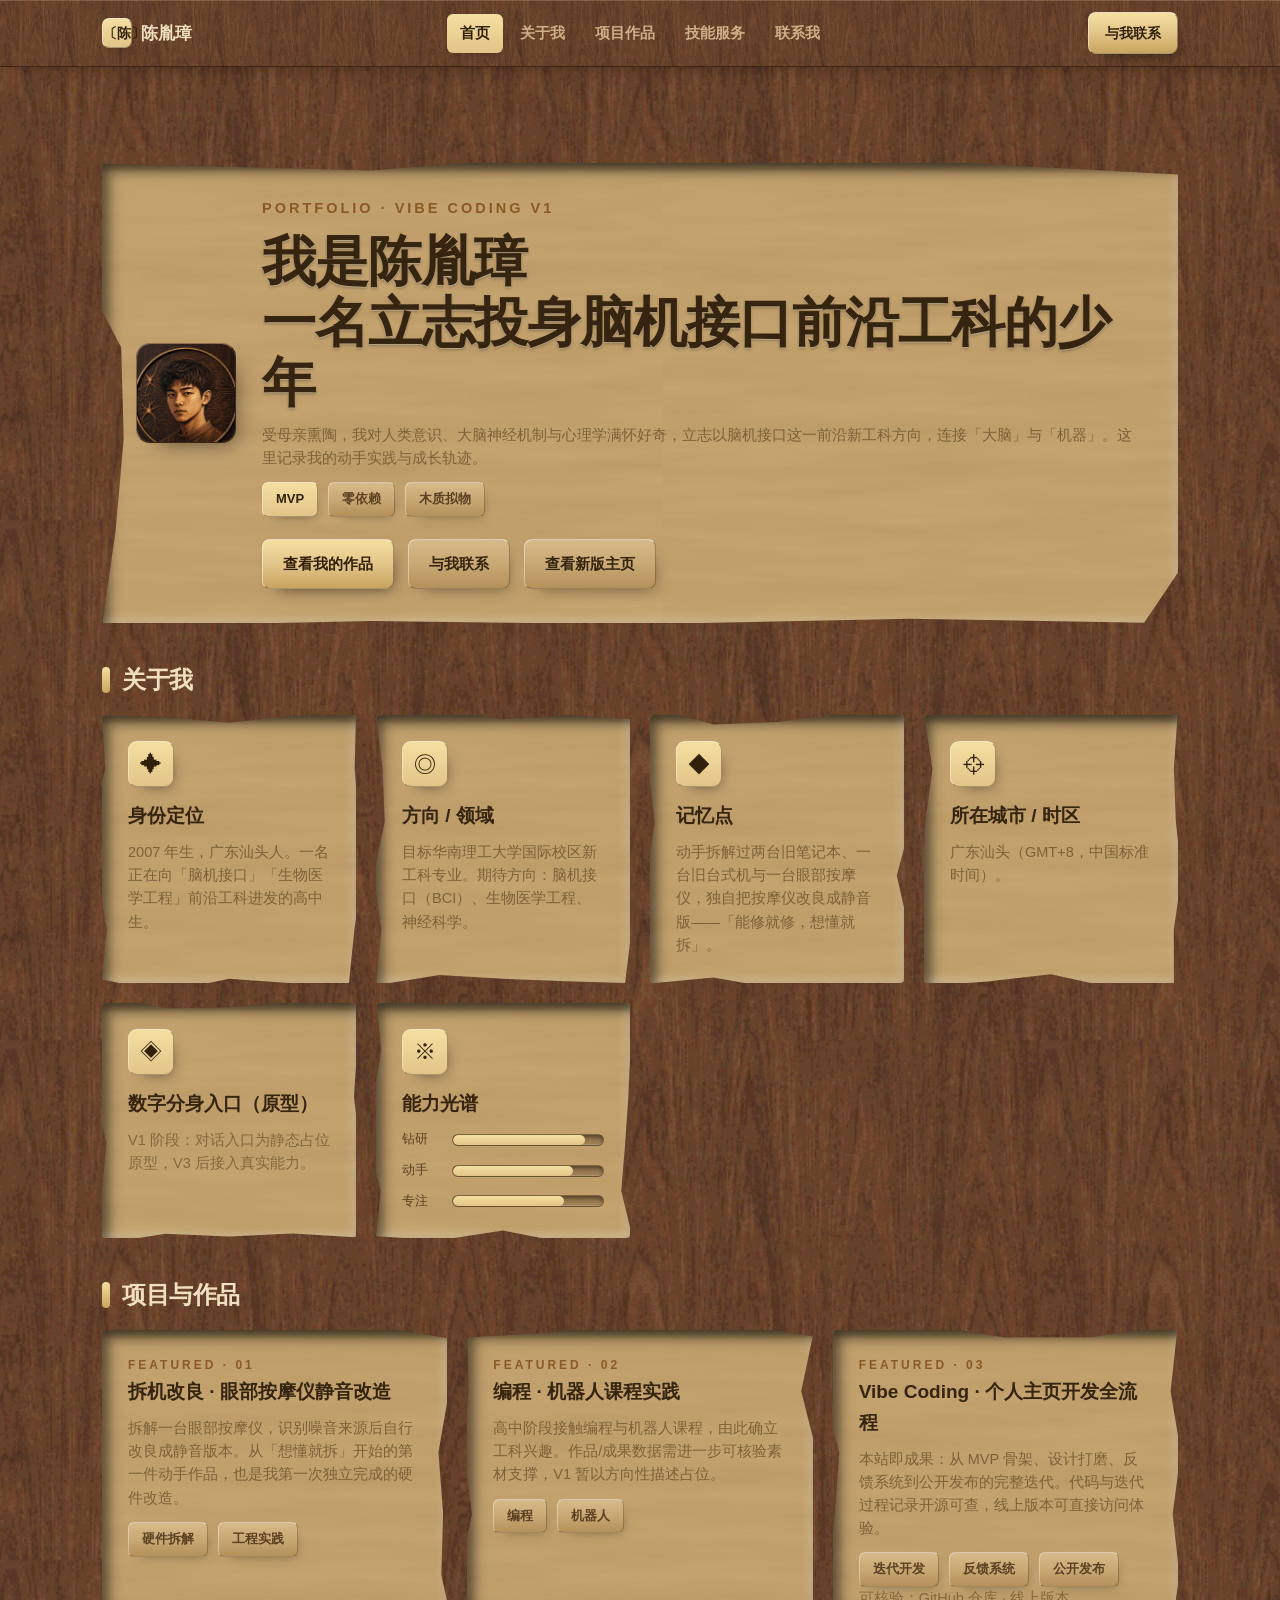
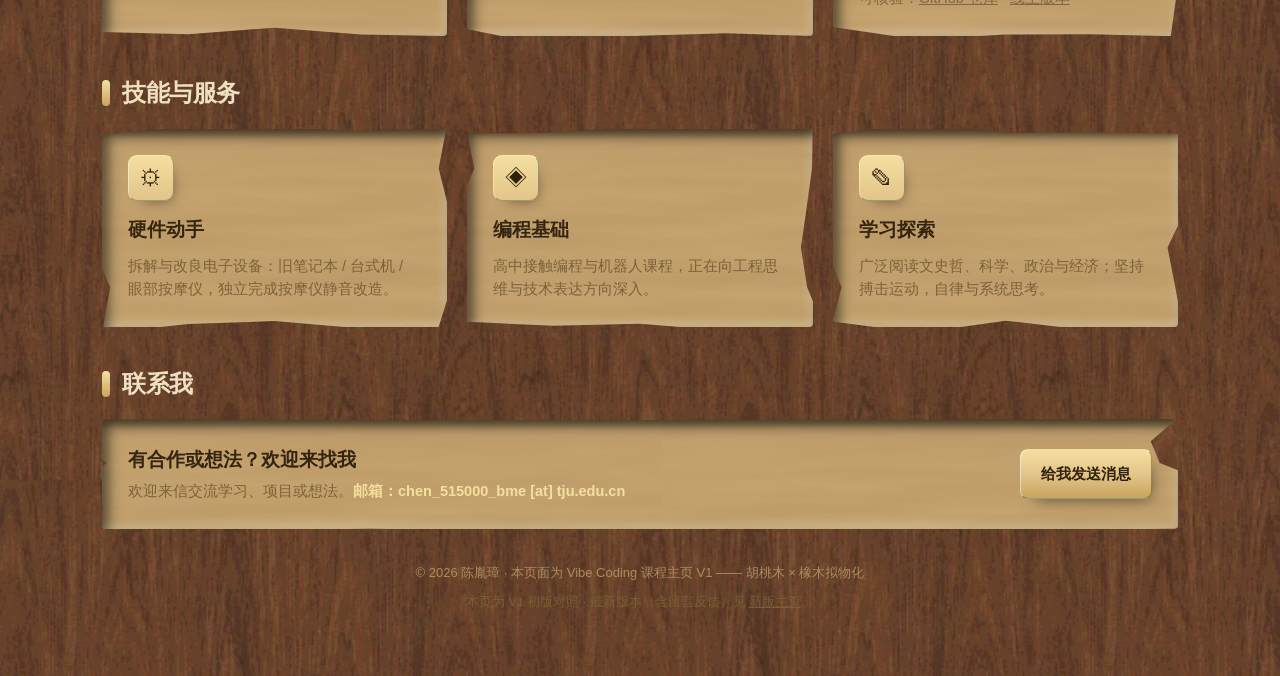
<file: index.html>
<!DOCTYPE html>
<html lang="zh-CN" data-theme="deep">
<head>
<meta charset="UTF-8" />
<meta name="viewport" content="width=device-width, initial-scale=1.0" />
<meta name="description" content="陈胤璋的个人主页 —— 一名立志投身脑机接口前沿工科的青年。展示真实的动手实践、经历与技能，欢迎联系。Vibe Coding 课程主页 V1。" />
<meta name="author" content="陈胤璋" />
<title>陈胤璋 · 个人主页 V1</title>
<link rel="stylesheet" href="css/styles.css" />
</head>
<body>
<!-- 顶部导航：胡桃木、吸顶 -->
<nav class="topnav" aria-label="主导航">
  <div class="nav-inner">
    <a class="brand" href="#hero"><span class="brand-mark">〔陈〕</span><span class="brand-name">陈胤璋</span></a>
    <button class="nav-toggle" aria-label="打开菜单" aria-expanded="false" aria-controls="navMenu">☰</button>
    <ul id="navMenu" class="nav-menu">
      <li><a href="#hero">首页</a></li>
      <li><a href="#about">关于我</a></li>
      <li><a href="#projects">项目作品</a></li>
      <li><a href="#skills">技能服务</a></li>
      <li><a href="#contact">联系我</a></li>
    </ul>
    <a class="btn btn-nav" href="#contact">与我联系</a>
  </div>
</nav>

<main class="wrap">

  <!-- HERO 首屏 -->
  <section id="hero" class="hero card">
    <div class="avatar"><img src="assets/img/avatar-a.jpg" alt="陈胤璋的木刻浮雕风格插画头像" width="100" height="100" decoding="async" /></div>
    <div class="hero-body">
      <p class="kicker">PORTFOLIO · VIBE CODING V1</p>
      <h1 class="hero-line">我是陈胤璋<br/>一名立志投身脑机接口前沿工科的少年</h1>
      <p class="hero-meta">受母亲熏陶，我对人类意识、大脑神经机制与心理学满怀好奇，立志以脑机接口这一前沿新工科方向，连接「大脑」与「机器」。这里记录我的动手实践与成长轨迹。</p>
      <div class="chips">
        <span class="chip gold">MVP</span>
        <span class="chip">零依赖</span>
        <span class="chip">木质拟物</span>
      </div>
      <div class="hero-cta">
        <a class="btn" href="#projects">查看我的作品</a>
        <a class="btn ghost" href="#contact">与我联系</a>
        <a class="btn ghost" href="v2-preview.html">查看新版主页</a>
      </div>
    </div>
  </section>

  <!-- 关于我 -->
  <div class="section-title"><span class="bar"></span><h2>关于我</h2></div>
  <section id="about" aria-label="关于我" class="grid g-3">
    <article class="card"><div class="ic">✦</div><h3>身份定位</h3><p>2007 年生，广东汕头人。一名正在向「脑机接口」「生物医学工程」前沿工科进发的高中生。</p></article>
    <article class="card"><div class="ic">◎</div><h3>方向 / 领域</h3><p>目标华南理工大学国际校区新工科专业。期待方向：脑机接口（BCI）、生物医学工程、神经科学。</p></article>
    <article class="card"><div class="ic">◆</div><h3>记忆点</h3><p>动手拆解过两台旧笔记本、一台旧台式机与一台眼部按摩仪，独自把按摩仪改良成静音版——「能修就修，想懂就拆」。</p></article>
    <article class="card"><div class="ic">⌖</div><h3>所在城市 / 时区</h3><p>广东汕头（GMT+8，中国标准时间）。</p></article>
    <article class="card"><div class="ic">◈</div><h3>数字分身入口（原型）</h3><p class="scratch">V1 阶段：对话入口为静态占位原型，V3 后接入真实能力。</p></article>
    <article class="card"><div class="ic">※</div><h3>能力光谱</h3>
      <div class="meter-row"><span class="meter-label">钻研</span><div class="meter"><span style="width:88%"></span></div></div>
      <div class="meter-row"><span class="meter-label">动手</span><div class="meter"><span style="width:80%"></span></div></div>
      <div class="meter-row"><span class="meter-label">专注</span><div class="meter"><span style="width:74%"></span></div></div>
    </article>
  </section>

  <!-- 项目与作品 -->
  <div class="section-title"><span class="bar"></span><h2>项目与作品</h2></div>
  <section id="projects" aria-label="项目与作品" class="grid g-2">
    <article class="card">
      <div class="kicker">FEATURED · 01</div>
      <h3>拆机改良 · 眼部按摩仪静音改造</h3>
      <p>拆解一台眼部按摩仪，识别噪音来源后自行改良成静音版本。从「想懂就拆」开始的第一件动手作品，也是我第一次独立完成的硬件改造。</p>
      <div class="chips"><span class="chip">硬件拆解</span><span class="chip">工程实践</span></div>
    </article>
    <article class="card">
      <div class="kicker">FEATURED · 02</div>
      <h3>编程 · 机器人课程实践</h3>
      <p>高中阶段接触编程与机器人课程，由此确立工科兴趣。作品/成果数据需进一步可核验素材支撑，V1 暂以方向性描述占位。</p>
      <div class="chips"><span class="chip">编程</span><span class="chip">机器人</span></div>
    </article>
    <article class="card">
      <div class="kicker">FEATURED · 03</div>
      <h3>Vibe Coding · 个人主页开发全流程</h3>
      <p>本站即成果：从 MVP 骨架、设计打磨、反馈系统到公开发布的完整迭代。代码与迭代过程记录开源可查，线上版本可直接访问体验。</p>
      <div class="chips"><span class="chip">迭代开发</span><span class="chip">反馈系统</span><span class="chip">公开发布</span></div>
      <p class="scratch">可核验：<a href="https://github.com/dxhangsh/personal-homepage" style="color:inherit">GitHub 仓库</a> · <a href="https://dxhangsh.github.io/personal-homepage/" style="color:inherit">线上版本</a></p>
    </article>
  </section>

  <!-- 技能与服务 -->
  <div class="section-title"><span class="bar"></span><h2>技能与服务</h2></div>
  <section id="skills" aria-label="技能与服务" class="grid g-3">
    <article class="card"><div class="ic">⚙</div><h3>硬件动手</h3><p>拆解与改良电子设备：旧笔记本 / 台式机 / 眼部按摩仪，独立完成按摩仪静音改造。</p></article>
    <article class="card"><div class="ic">◈</div><h3>编程基础</h3><p>高中接触编程与机器人课程，正在向工程思维与技术表达方向深入。</p></article>
    <article class="card"><div class="ic">✎</div><h3>学习探索</h3><p>广泛阅读文史哲、科学、政治与经济；坚持搏击运动，自律与系统思考。</p></article>
  </section>

  <!-- 联系我 -->
  <div class="section-title"><span class="bar"></span><h2>联系我</h2></div>
  <section id="contact" aria-label="联系我" class="card contact-card">
    <div class="contact-info">
      <h3 style="margin:0 0 4px">有合作或想法？欢迎来找我</h3>
      <p>欢迎来信交流学习、项目或想法。<span id="mailShow" class="mail-addr">载入中…</span></p>
      <noscript><p class="scratch">启用 JavaScript 以显示联系邮箱。</p></noscript>
    </div>
    <a class="btn" id="mailBtn" href="#contact" rel="nofollow">给我发送消息</a>
  </section>

  <footer>
    <p>© 2026 陈胤璋 · 本页面为 Vibe Coding 课程主页 V1 —— 胡桃木 × 橡木拟物化</p>
    <p class="scratch">本页为 V1 初版对照 · 最新版本（含留言反馈）见 <a href="v2-preview.html" style="color:inherit">新版主页</a>。</p>
  </footer>

</main>

<!-- 返回顶部 -->
<button class="totop" id="toTop" aria-label="返回顶部">↑</button>

<script src="js/main.js"></script>
</body>
</html>
</file>
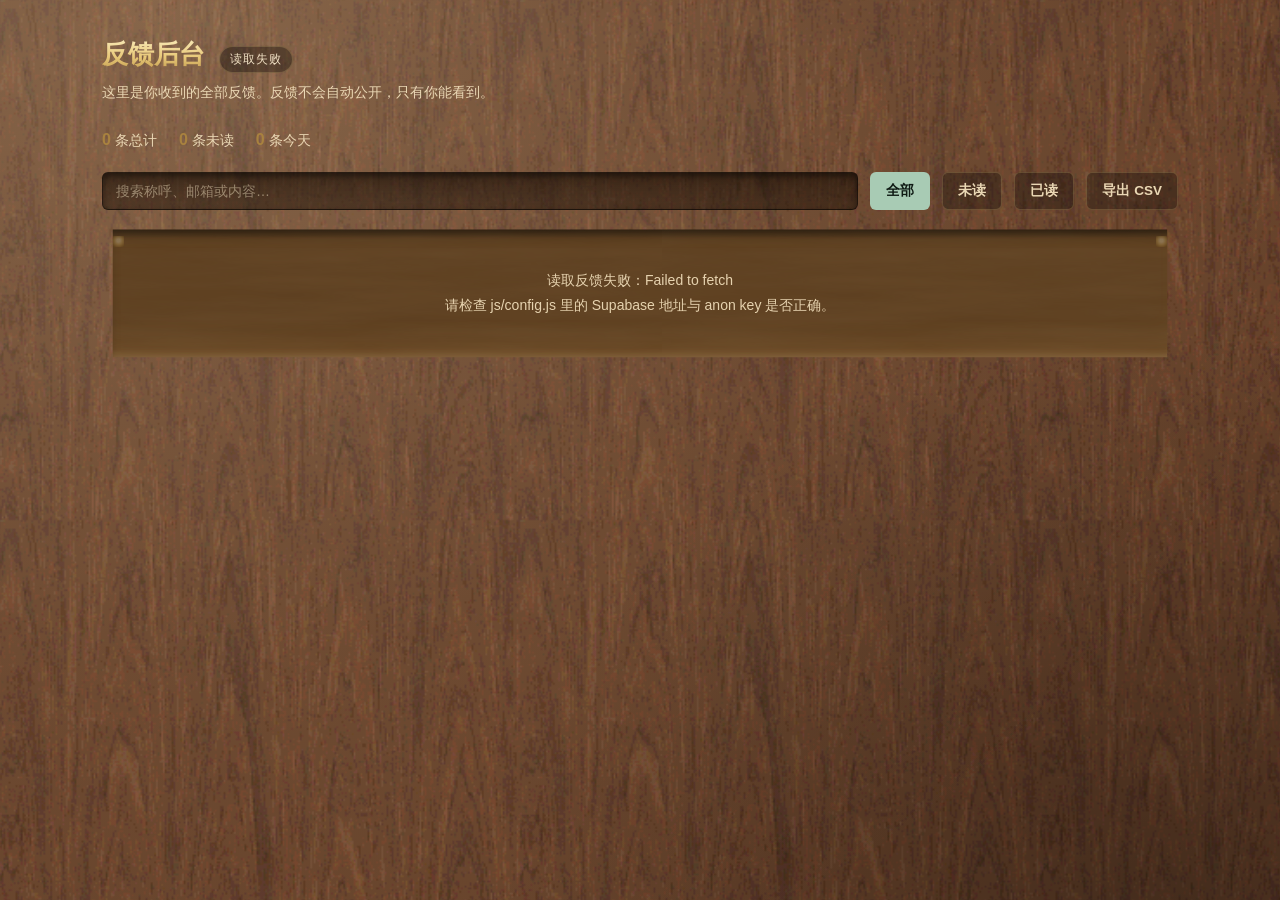
<file: admin.html>
<!DOCTYPE html>
<html lang="zh-CN">
<head>
<meta charset="UTF-8" />
<meta name="viewport" content="width=device-width, initial-scale=1.0" />
<meta name="robots" content="noindex, nofollow" />
<link rel="icon" href="favicon.ico" sizes="any" />
<link rel="icon" type="image/png" href="assets/favicon.png" sizes="64x64" />
<link rel="apple-touch-icon" href="assets/apple-touch-icon.png" />
<title>反馈后台 · 陈胤璋</title>
<link rel="stylesheet" href="css/styles.css" />
<link rel="stylesheet" href="css/styles-v2.css?v=10" />
<link rel="stylesheet" href="css/styles-v3.css?v=7" />
<style>
/* 后台为「工作台」定位：不做洞窟光效，信息密度优先，但沿用同一材质语言 */
.admin-wrap{max-width:1120px;margin:0 auto;padding:34px 22px 60px}
.admin-head{display:flex;align-items:baseline;gap:14px;flex-wrap:wrap;margin-bottom:6px}
.admin-head h1{margin:0;font-size:26px;letter-spacing:-.2px;
  background-image:linear-gradient(180deg,#fdf2c8,#e8c878 55%,#b58c40);
  -webkit-background-clip:text;background-clip:text;-webkit-text-fill-color:transparent;}
.mode-tag{font-size:12px;padding:3px 10px;border-radius:999px;letter-spacing:.08em;
  background:rgba(0,0,0,.34);color:var(--ink-dim);border:1px solid rgba(240,206,132,.22)}
.mode-tag.cloud{color:#0f1a14;background:var(--patina);border-color:transparent}
.admin-sub{margin:0 0 22px;font-size:13.5px;color:var(--ink-sub);line-height:1.7}

.admin-bar{display:flex;gap:12px;align-items:center;flex-wrap:wrap;margin-bottom:18px}
.admin-bar input[type=search]{
  flex:1 1 220px;min-width:0;padding:10px 13px;border-radius:6px;font-family:inherit;font-size:14px;
  color:var(--card-ink);background:linear-gradient(180deg,rgba(20,10,2,.6),rgba(20,10,2,.42));
  border:1px solid rgba(0,0,0,.5);box-shadow:inset 0 3px 7px rgba(0,0,0,.5);
}
.admin-bar input[type=search]::placeholder{color:rgba(233,218,185,.5)}
.filter-btn{
  padding:9px 15px;border-radius:6px;cursor:pointer;font-size:13.5px;font-weight:700;
  color:var(--ink-sub);background:rgba(0,0,0,.3);border:1px solid rgba(240,206,132,.2);
  transition:.2s;
}
.filter-btn:hover{color:var(--ink);border-color:rgba(240,206,132,.4)}
.filter-btn.on{color:#0f1a14;background:var(--patina);border-color:transparent}

.stat-row{display:flex;gap:22px;flex-wrap:wrap;margin-bottom:20px;font-size:13.5px;color:var(--ink-sub)}
.stat-row b{color:var(--metal-b);font-size:16px;margin-right:4px}

.fb-list{display:grid;gap:14px}
.fb-item{padding:18px 20px 16px}
.fb-item-head{display:flex;justify-content:space-between;gap:12px;align-items:baseline;flex-wrap:wrap;margin-bottom:9px}
.fb-who{font-size:14.5px;font-weight:800;color:var(--card-ink)}
.fb-who span{font-weight:600;color:var(--card-dim);margin-left:8px;font-size:13px}
.fb-when{font-size:12.5px;color:var(--ink-dim);font-variant-numeric:tabular-nums}
.fb-text{margin:0;font-size:14.5px;line-height:1.75;color:var(--card-sub);white-space:pre-wrap;word-break:break-word}
.fb-meta{margin-top:12px;padding-top:11px;border-top:1px solid rgba(0,0,0,.35);
  display:flex;gap:14px;align-items:center;flex-wrap:wrap;font-size:12px;color:var(--ink-dim)}
.badge-new{font-size:11px;padding:2px 9px;border-radius:999px;font-weight:700;
  color:#0f1a14;background:var(--patina)}
.badge-read{font-size:11px;padding:2px 9px;border-radius:999px;
  color:var(--ink-sub);background:rgba(0,0,0,.3)}
.badge-arch{font-size:11px;padding:2px 9px;border-radius:999px;
  color:var(--ink-dim);background:rgba(0,0,0,.24);border:1px dashed rgba(240,206,132,.3)}
.act{background:none;border:0;color:var(--metal-b);font-size:12.5px;cursor:pointer;
  text-decoration:underline;text-underline-offset:3px;padding:0}
.act:hover{color:var(--ink)}
.empty{padding:40px 20px;text-align:center;color:var(--ink-sub);font-size:14px;line-height:1.8}
</style>
</head>
<body>
<div class="admin-wrap">
  <div class="admin-head">
    <h1>反馈后台</h1>
    <span id="modeTag" class="mode-tag">读取中…</span>
  </div>
  <p class="admin-sub">
    这里是你收到的全部反馈。反馈不会自动公开，只有你能看到。
    <span id="noteLocal"></span>
  </p>

  <div class="stat-row">
    <span><b id="cTotal">0</b>条总计</span>
    <span><b id="cNew">0</b>条未读</span>
    <span><b id="cToday">0</b>条今天</span>
  </div>

  <div class="admin-bar">
    <input id="q" type="search" placeholder="搜索称呼、邮箱或内容…" aria-label="搜索反馈" />
    <button class="filter-btn on" data-f="all">全部</button>
    <button class="filter-btn" data-f="new">未读</button>
    <button class="filter-btn" data-f="read">已读</button>
    <button class="filter-btn" id="exportBtn" style="margin-left:auto">导出 CSV</button>
  </div>

  <div id="list" class="fb-list"></div>
</div>

<script src="js/config.js?v=2"></script>
<script src="js/feedback-store.js?v=2"></script>
<script src="js/feedback-admin.js?v=3"></script>
</body>
</html>
</file>
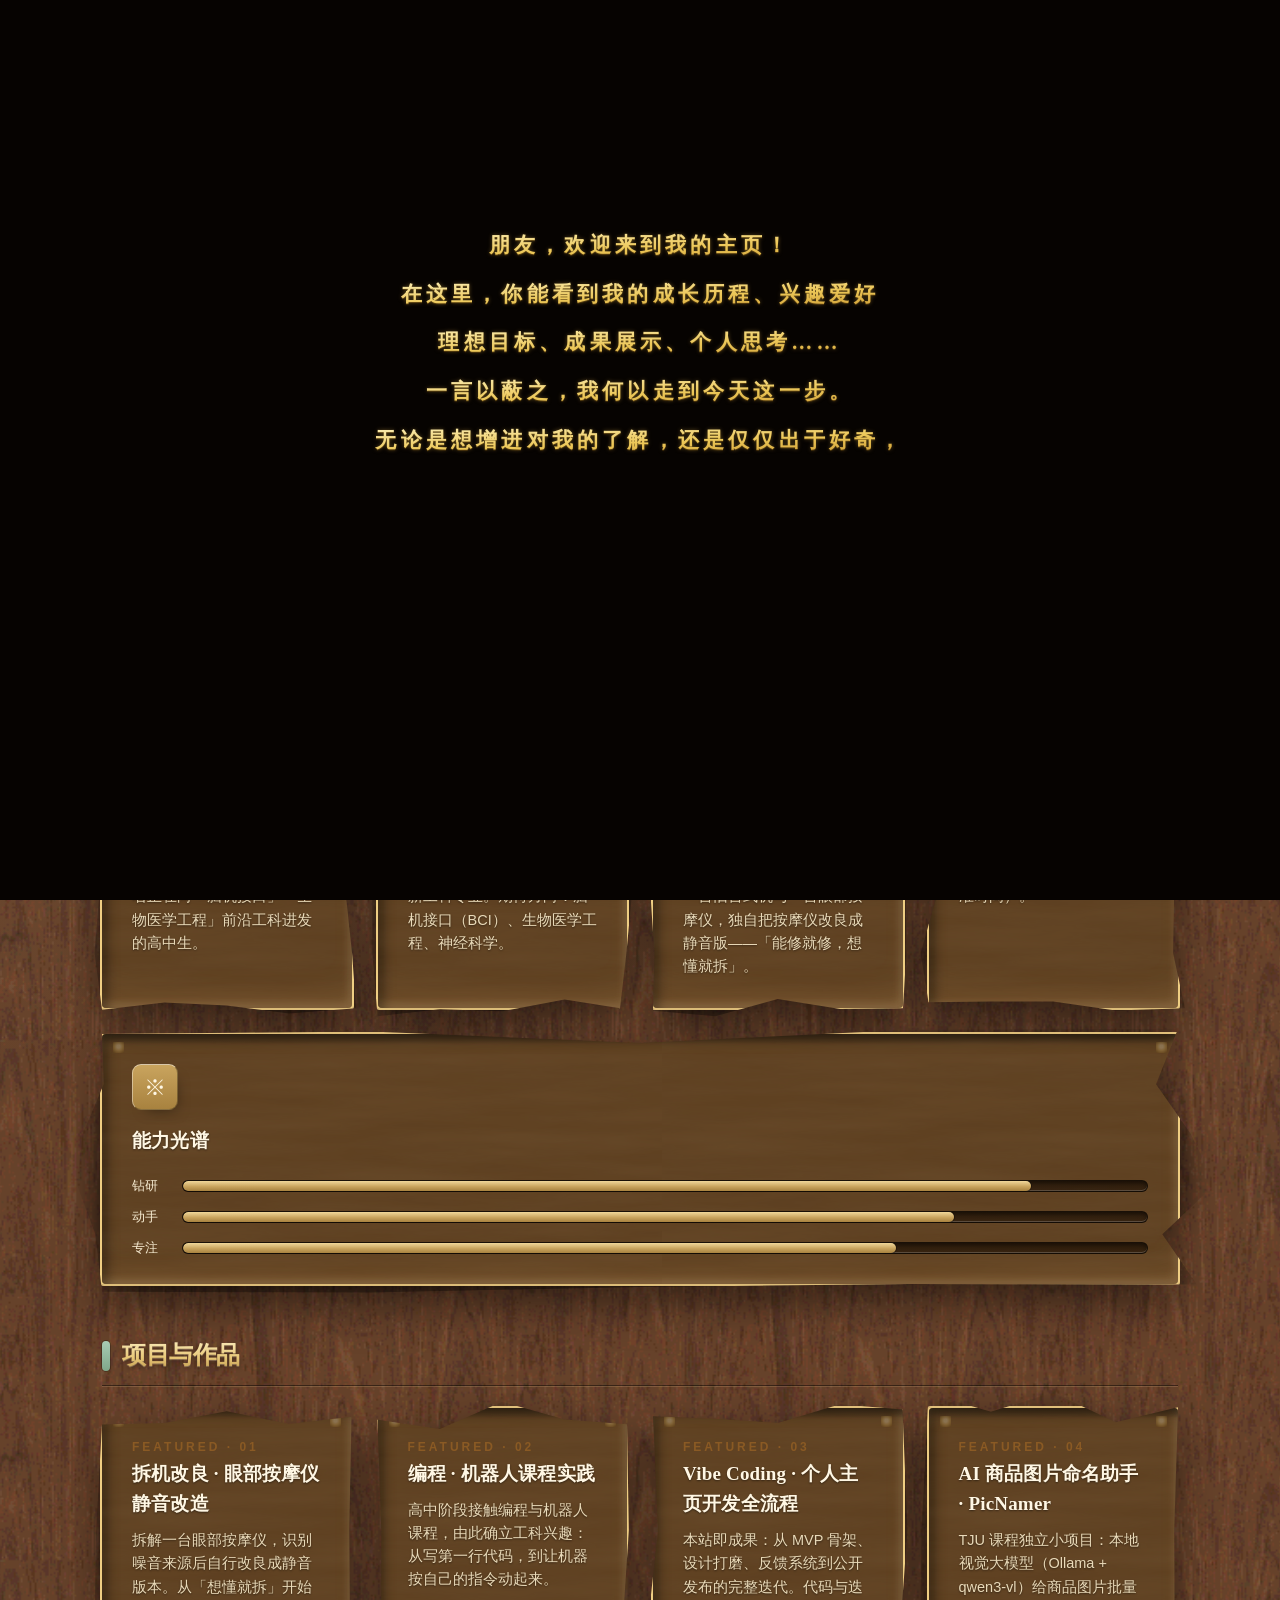
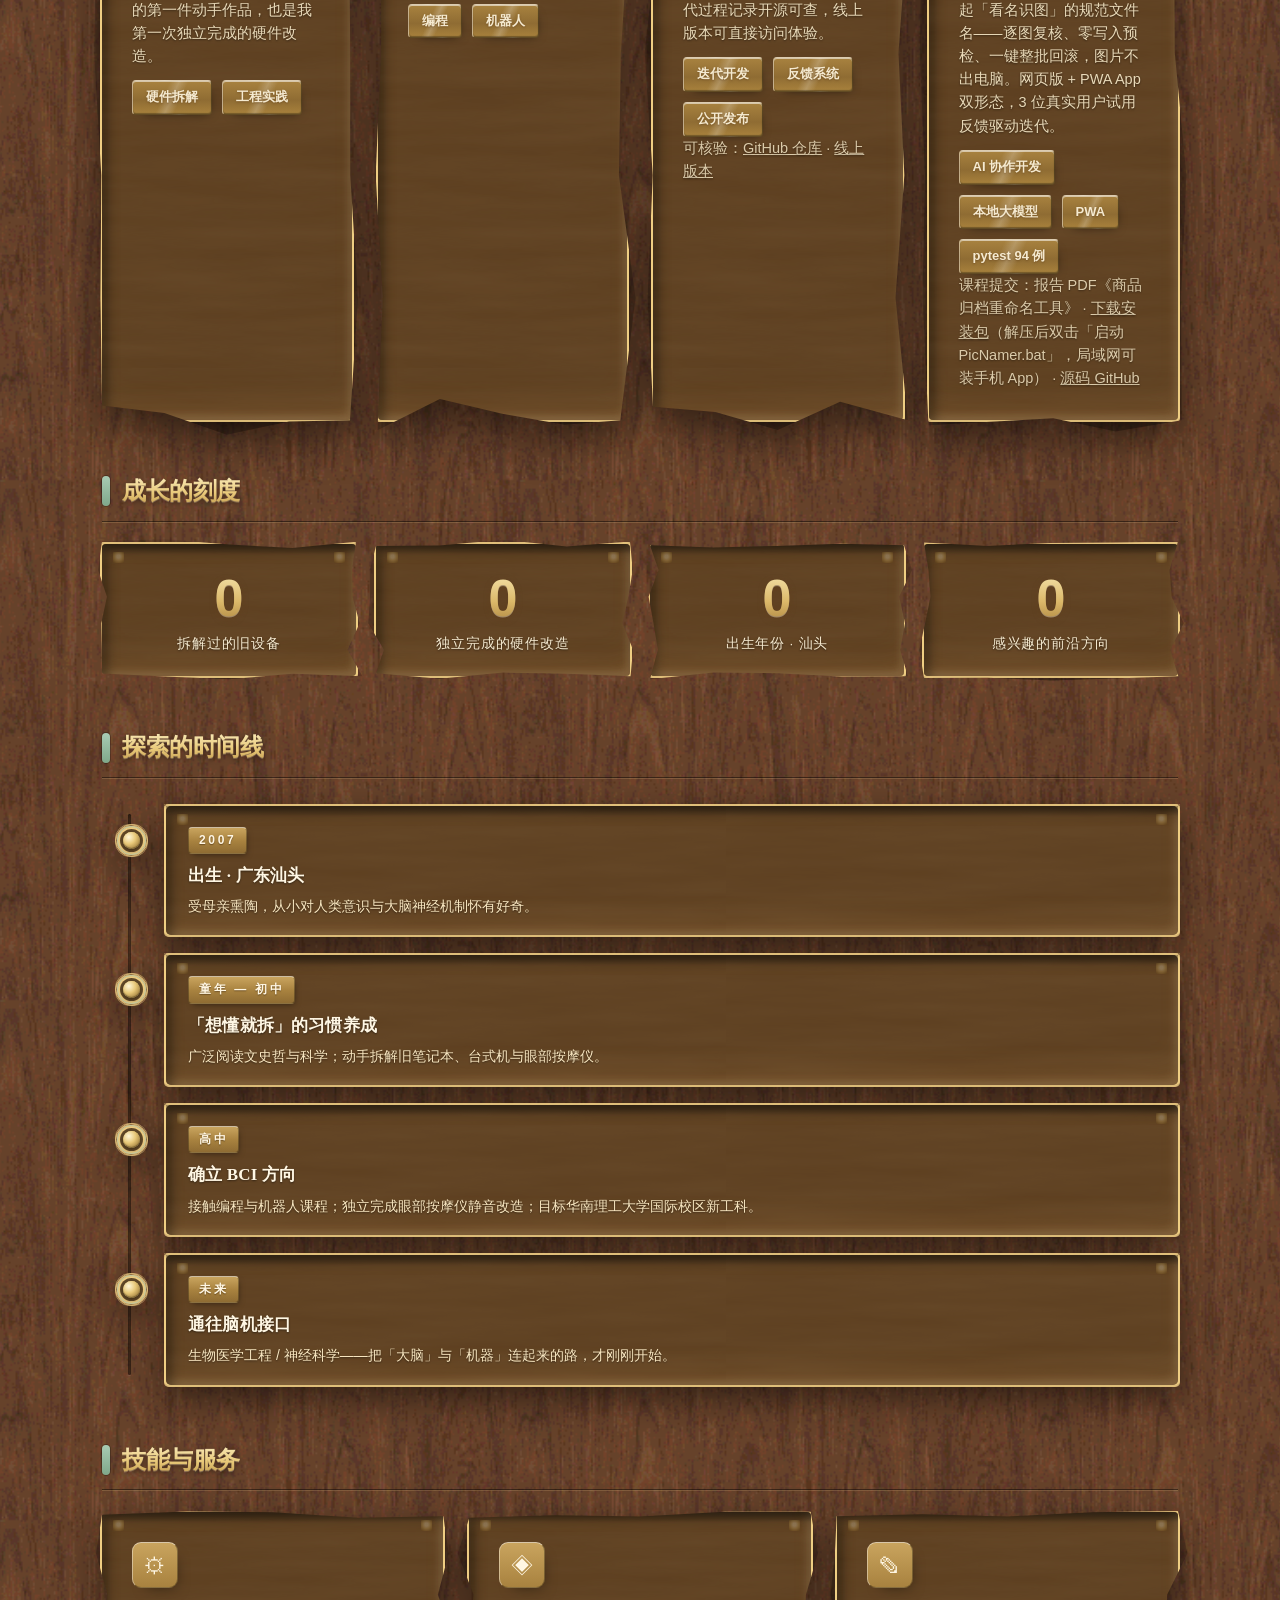
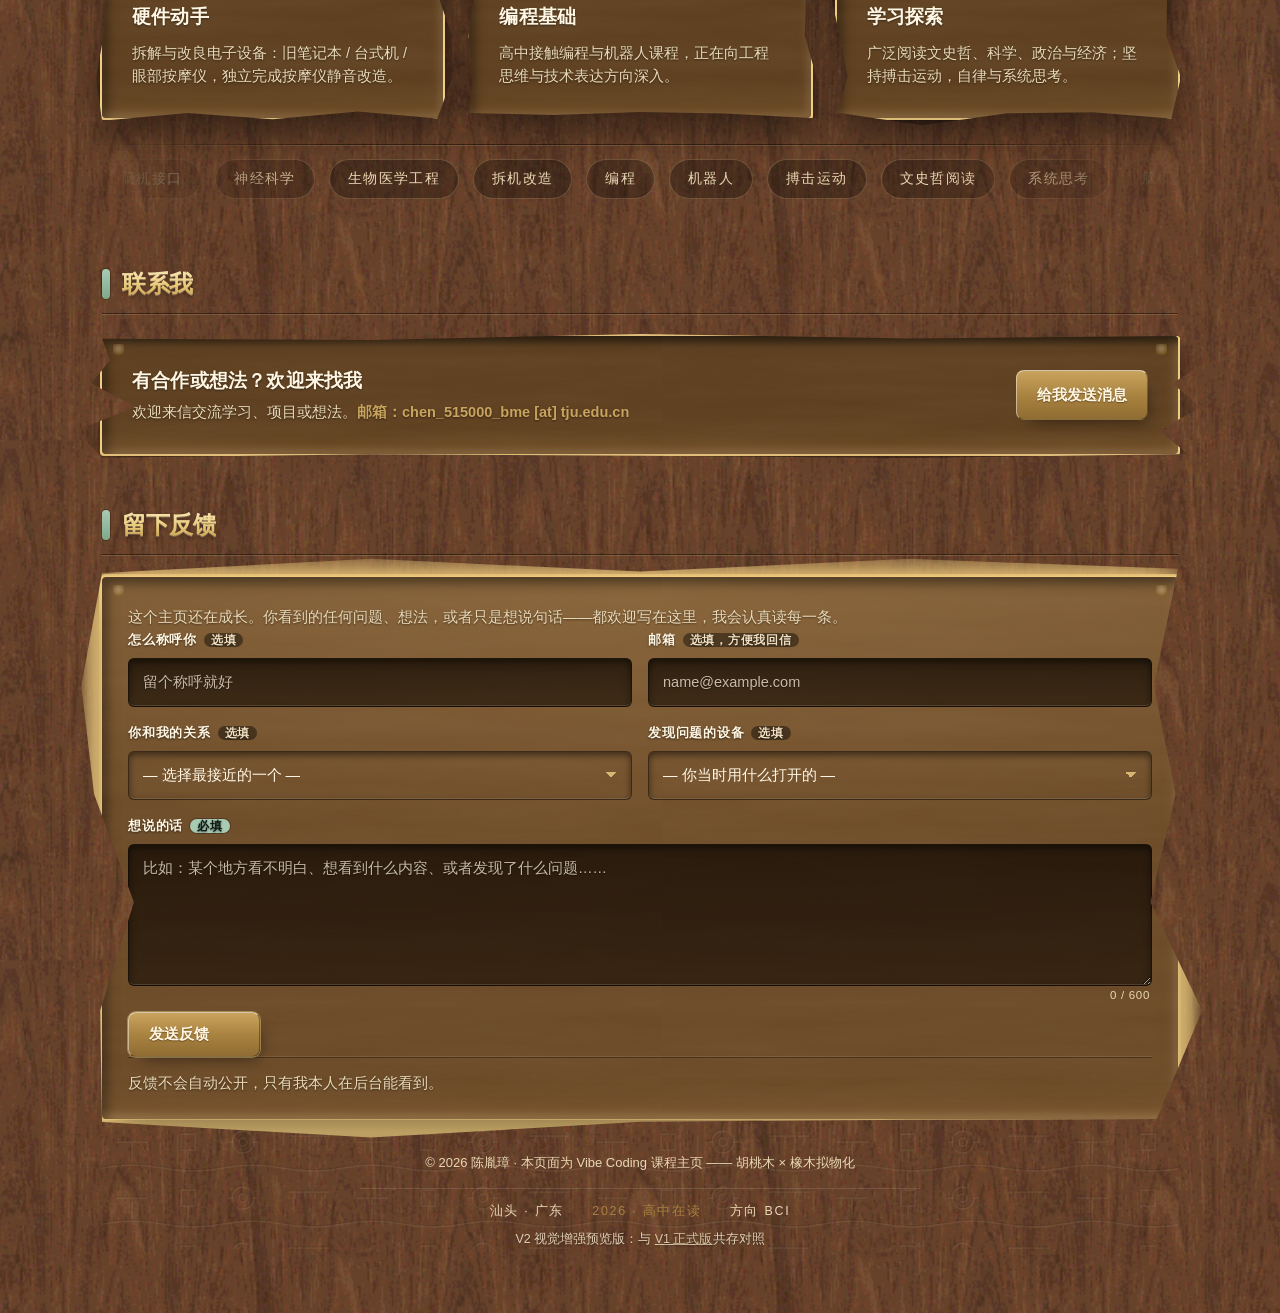
<file: v2-preview.html>
<!DOCTYPE html>
<html lang="zh-CN" data-theme="deep">
<head>
<meta charset="UTF-8" />
<meta name="viewport" content="width=device-width, initial-scale=1.0" />
<meta http-equiv="Cache-Control" content="no-cache, no-store, must-revalidate" />
<meta http-equiv="Pragma" content="no-cache" />
<meta name="description" content="陈胤璋的个人主页 —— V2 视觉增强预览版。基于 68design 酷站调研的拟物化打磨：黄铜烫印标题、卡片暖光灯槽、铆钉角标、金线勾边、按压按钮。与 V1 正式版共存。" />
<meta name="author" content="陈胤璋" />
<link rel="icon" href="favicon.ico" sizes="any" />
<link rel="icon" type="image/png" href="assets/favicon.png" sizes="64x64" />
<link rel="apple-touch-icon" href="assets/apple-touch-icon.png" />
<title>陈胤璋 · 个人主页 V2 预览</title>
<link rel="stylesheet" href="css/styles.css?v=4" />
<link rel="stylesheet" href="css/styles-v2.css?v=10" />
<link rel="stylesheet" href="css/styles-v3.css?v=7" />
</head>
<body>
<!-- 洞窟引子（cave-intro.js 在此挂载文字/木棍/粒子画布） -->
<div id="caveIntro" aria-label="洞窟引子"></div>
<!-- 顶部导航：胡桃木、吸顶（与 V1 同构 + 互切入口） -->
<nav class="topnav" aria-label="主导航">
  <div class="nav-inner">
    <a class="brand" href="#hero"><span class="brand-mark">〔陈〕</span><span class="brand-name">陈胤璋</span></a>
    <button class="nav-toggle" aria-label="打开菜单" aria-expanded="false" aria-controls="navMenu">☰</button>
    <ul id="navMenu" class="nav-menu">
      <li><a href="#hero">首页</a></li>
      <li><a href="#about">关于我</a></li>
      <li><a href="#projects">项目作品</a></li>
      <li><a href="#skills">技能服务</a></li>
      <li><a href="#contact">联系我</a></li>
      <li><a href="#feedback">留下反馈</a></li>
    </ul>
    <a class="btn btn-nav ghost" href="index.html">返回 V1 正式版</a>
  </div>
</nav>

<main class="wrap">

  <!-- HERO 首屏 -->
  <section id="hero" class="hero card">
    <div class="avatar"><img src="assets/img/avatar-a.jpg" alt="陈胤璋的木刻浮雕风格插画头像" width="100" height="100" decoding="async" /></div>
    <div class="hero-body">
      <p class="kicker">PORTFOLIO · VIBE CODING V2 PREVIEW</p>
      <h1 class="hero-line">我是陈胤璋<br/>一名立志投身脑机接口前沿工科的少年</h1>
      <p class="hero-meta">受母亲熏陶，我对人类意识、大脑神经机制与心理学满怀好奇，立志以脑机接口这一前沿新工科方向，连接「大脑」与「机器」。这里记录我的动手实践与成长轨迹。</p>
      <div class="chips">
        <span class="chip gold">V2 预览</span>
        <span class="chip">零依赖</span>
        <span class="chip">木质拟物</span>
      </div>
      <div class="hero-cta">
        <a class="btn" href="#projects">查看我的作品</a>
        <a class="btn ghost" href="#contact">与我联系</a>
      </div>
    </div>
  </section>
  <div class="scroll-hint" aria-hidden="true"><span></span><p>慢慢往下探索</p></div>

  <!-- 关于我 -->
  <div class="section-title"><span class="bar"></span><h2>关于我</h2></div>
  <section id="about" aria-label="关于我" class="grid g-3">
    <article class="card reveal"><div class="ic">✦</div><h3>身份定位</h3><p>2007 年生，广东汕头人。一名正在向「脑机接口」「生物医学工程」前沿工科进发的高中生。</p></article>
    <article class="card reveal"><div class="ic">◎</div><h3>方向 / 领域</h3><p>目标华南理工大学国际校区新工科专业。期待方向：脑机接口（BCI）、生物医学工程、神经科学。</p></article>
    <article class="card reveal"><div class="ic">◆</div><h3>记忆点</h3><p>动手拆解过两台旧笔记本、一台旧台式机与一台眼部按摩仪，独自把按摩仪改良成静音版——「能修就修，想懂就拆」。</p></article>
    <article class="card reveal"><div class="ic">⌖</div><h3>所在城市 / 时区</h3><p>广东汕头（GMT+8，中国标准时间）。</p></article>
    <article class="card reveal"><div class="ic">※</div><h3>能力光谱</h3>
      <div class="meter-row"><span class="meter-label">钻研</span><div class="meter"><span style="width:88%"></span></div></div>
      <div class="meter-row"><span class="meter-label">动手</span><div class="meter"><span style="width:80%"></span></div></div>
      <div class="meter-row"><span class="meter-label">专注</span><div class="meter"><span style="width:74%"></span></div></div>
    </article>
  </section>

  <!-- 项目与作品 -->
  <div class="section-title"><span class="bar"></span><h2>项目与作品</h2></div>
  <section id="projects" aria-label="项目与作品" class="grid g-2">
    <article class="card reveal">
      <div class="kicker">FEATURED · 01</div>
      <h3>拆机改良 · 眼部按摩仪静音改造</h3>
      <p>拆解一台眼部按摩仪，识别噪音来源后自行改良成静音版本。从「想懂就拆」开始的第一件动手作品，也是我第一次独立完成的硬件改造。</p>
      <div class="chips"><span class="chip">硬件拆解</span><span class="chip">工程实践</span></div>
    </article>
    <article class="card reveal">
      <div class="kicker">FEATURED · 02</div>
      <h3>编程 · 机器人课程实践</h3>
      <p>高中阶段接触编程与机器人课程，由此确立工科兴趣：从写第一行代码，到让机器按自己的指令动起来。</p>
      <div class="chips"><span class="chip">编程</span><span class="chip">机器人</span></div>
    </article>
    <article class="card reveal">
      <div class="kicker">FEATURED · 03</div>
      <h3>Vibe Coding · 个人主页开发全流程</h3>
      <p>本站即成果：从 MVP 骨架、设计打磨、反馈系统到公开发布的完整迭代。代码与迭代过程记录开源可查，线上版本可直接访问体验。</p>
      <div class="chips"><span class="chip">迭代开发</span><span class="chip">反馈系统</span><span class="chip">公开发布</span></div>
      <p class="scratch">可核验：<a href="https://github.com/dxhangsh/personal-homepage" style="color:inherit">GitHub 仓库</a> · <a href="https://dxhangsh.github.io/personal-homepage/" style="color:inherit">线上版本</a></p>
    </article>
    <article class="card reveal">
      <div class="kicker">FEATURED · 04</div>
      <h3>AI 商品图片命名助手 · PicNamer</h3>
      <p>TJU 课程独立小项目：本地视觉大模型（Ollama + qwen3-vl）给商品图片批量起「看名识图」的规范文件名——逐图复核、零写入预检、一键整批回滚，图片不出电脑。网页版 + PWA App 双形态，3 位真实用户试用反馈驱动迭代。</p>
      <div class="chips"><span class="chip">AI 协作开发</span><span class="chip">本地大模型</span><span class="chip">PWA</span><span class="chip">pytest 94 例</span></div>
      <p class="scratch">课程提交：报告 PDF《商品归档重命名工具》 · <a href="PicNamer-installer-v1.0.zip" style="color:inherit">下载安装包</a>（解压后双击「启动 PicNamer.bat」，局域网可装手机 App） · <a href="https://github.com/dxhangsh/independent-mini-project" style="color:inherit">源码 GitHub</a></p>
    </article>
  </section>

  <!-- 里程碑数字（Magic UI Number Ticker 手法：滚动进入视口时数字递增） -->
  <div class="section-title"><span class="bar"></span><h2>成长的刻度</h2></div>
  <section id="milestones" aria-label="成长刻度" class="stats">
    <div class="stat card reveal"><div class="stat-num" data-count="2" data-suffix="+">0</div><div class="stat-label">拆解过的旧设备</div></div>
    <div class="stat card reveal"><div class="stat-num" data-count="1" data-suffix="">0</div><div class="stat-label">独立完成的硬件改造</div></div>
    <div class="stat card reveal"><div class="stat-num" data-count="2007" data-suffix="">0</div><div class="stat-label">出生年份 · 汕头</div></div>
    <div class="stat card reveal"><div class="stat-num" data-count="3" data-suffix="">0</div><div class="stat-label">感兴趣的前沿方向</div></div>
  </section>

  <!-- 探索时间线（Awwwards scrollytelling 手法：滚动驱动的黄铜刻度线生长） -->
  <div class="section-title"><span class="bar"></span><h2>探索的时间线</h2></div>
  <section id="timeline" aria-label="探索时间线" class="timeline">
    <div class="tl-track" aria-hidden="true"><span class="tl-progress"></span></div>
    <article class="tl-item card reveal">
      <div class="tl-dot" aria-hidden="true"></div>
      <div class="tl-year">2007</div>
      <h3>出生 · 广东汕头</h3>
      <p>受母亲熏陶，从小对人类意识与大脑神经机制怀有好奇。</p>
    </article>
    <article class="tl-item card reveal">
      <div class="tl-dot" aria-hidden="true"></div>
      <div class="tl-year">童年 — 初中</div>
      <h3>「想懂就拆」的习惯养成</h3>
      <p>广泛阅读文史哲与科学；动手拆解旧笔记本、台式机与眼部按摩仪。</p>
    </article>
    <article class="tl-item card reveal">
      <div class="tl-dot" aria-hidden="true"></div>
      <div class="tl-year">高中</div>
      <h3>确立 BCI 方向</h3>
      <p>接触编程与机器人课程；独立完成眼部按摩仪静音改造；目标华南理工大学国际校区新工科。</p>
    </article>
    <article class="tl-item card reveal">
      <div class="tl-dot" aria-hidden="true"></div>
      <div class="tl-year">未来</div>
      <h3>通往脑机接口</h3>
      <p>生物医学工程 / 神经科学——把「大脑」与「机器」连起来的路，才刚刚开始。</p>
    </article>
  </section>

  <!-- 技能与服务 -->
  <div class="section-title"><span class="bar"></span><h2>技能与服务</h2></div>
  <section id="skills" aria-label="技能与服务" class="grid g-3">
    <article class="card reveal"><div class="ic">⚙</div><h3>硬件动手</h3><p>拆解与改良电子设备：旧笔记本 / 台式机 / 眼部按摩仪，独立完成按摩仪静音改造。</p></article>
    <article class="card reveal"><div class="ic">◈</div><h3>编程基础</h3><p>高中接触编程与机器人课程，正在向工程思维与技术表达方向深入。</p></article>
    <article class="card reveal"><div class="ic">✎</div><h3>学习探索</h3><p>广泛阅读文史哲、科学、政治与经济；坚持搏击运动，自律与系统思考。</p></article>
  </section>

  <!-- 兴趣词带（Magic UI Marquee 手法：双向无限滚动的兴趣标签） -->
  <div class="marquee-band" aria-label="兴趣关键词">
    <div class="marquee">
      <div class="marquee-inner">
        <span>脑机接口</span><span>神经科学</span><span>生物医学工程</span><span>拆机改造</span><span>编程</span><span>机器人</span><span>搏击运动</span><span>文史哲阅读</span><span>系统思考</span>
      </div>
      <div class="marquee-inner" aria-hidden="true">
        <span>脑机接口</span><span>神经科学</span><span>生物医学工程</span><span>拆机改造</span><span>编程</span><span>机器人</span><span>搏击运动</span><span>文史哲阅读</span><span>系统思考</span>
      </div>
    </div>
  </div>

  <!-- 联系我 -->
  <div class="section-title"><span class="bar"></span><h2>联系我</h2></div>
  <section id="contact" aria-label="联系我" class="card contact-card">
    <div class="contact-info">
      <h3 style="margin:0 0 4px">有合作或想法？欢迎来找我</h3>
      <p>欢迎来信交流学习、项目或想法。<span id="mailShow" class="mail-addr">载入中…</span></p>
      <noscript><p class="scratch">启用 JavaScript 以显示联系邮箱。</p></noscript>
    </div>
    <a class="btn" id="mailBtn" href="#contact" rel="nofollow">给我发送消息</a>
  </section>

  <!-- 留下反馈（V3） -->
  <div class="section-title"><span class="bar"></span><h2>留下反馈</h2></div>
  <section id="feedback" aria-label="留下反馈" class="card feedback-card" data-cave-exempt>
    <form id="fbForm" novalidate>
      <p class="fb-lead">这个主页还在成长。你看到的任何问题、想法，或者只是想说句话——都欢迎写在这里，我会认真读每一条。</p>
      <div class="fb-row">
        <label class="fb-field">
          <span class="fb-label">怎么称呼你<span class="fb-opt">选填</span></span>
          <input id="fbName" name="name" type="text" maxlength="40" autocomplete="name" placeholder="留个称呼就好">
        </label>
        <label class="fb-field">
          <span class="fb-label">邮箱<span class="fb-opt">选填，方便我回信</span></span>
          <input id="fbContact" name="contact" type="email" maxlength="80" autocomplete="email" placeholder="name@example.com">
        </label>
      </div>
      <div class="fb-row">
        <label class="fb-field">
          <span class="fb-label">你和我的关系<span class="fb-opt">选填</span></span>
          <select id="fbRelation" name="relation">
            <option value="">— 选择最接近的一个 —</option>
            <option value="同学">同学 / 校友</option>
            <option value="学长学姐">学长 / 学姐</option>
            <option value="家人">家人 / 亲戚</option>
            <option value="在职人士">在职人士</option>
            <option value="HR或招聘">HR / 招聘</option>
            <option value="老师">老师</option>
            <option value="其他">其他</option>
          </select>
        </label>
        <label class="fb-field">
          <span class="fb-label">发现问题的设备<span class="fb-opt">选填</span></span>
          <select id="fbDevice" name="device">
            <option value="">— 你当时用什么打开的 —</option>
            <option value="手机">手机</option>
            <option value="平板">平板</option>
            <option value="笔记本">笔记本</option>
            <option value="台式机">台式机</option>
            <option value="不涉及">不涉及具体设备</option>
          </select>
        </label>
      </div>
      <label class="fb-field">
        <span class="fb-label">想说的话<span class="fb-req">必填</span></span>
        <textarea id="fbMsg" name="message" rows="5" maxlength="600" required
                  placeholder="比如：某个地方看不明白、想看到什么内容、或者发现了什么问题……"></textarea>
        <span id="fbCount" class="fb-count">0 / 600</span>
      </label>
      <div class="fb-actions">
        <button class="btn" id="fbSubmit" type="submit">发送反馈</button>
        <p id="fbStatus" class="fb-status" role="status" aria-live="polite"></p>
      </div>
      <p class="fb-note">反馈不会自动公开，只有我本人在后台能看到。</p>
      <noscript><p class="fb-status error">启用 JavaScript 后才能提交反馈。</p></noscript>
    </form>
  </section>

  <footer>
    <p>© 2026 陈胤璋 · 本页面为 Vibe Coding 课程主页 —— 胡桃木 × 橡木拟物化</p>
    <p class="footer-meta"><span>汕头 · 广东</span><span class="fmid">2026 · 高中在读</span><span>方向 BCI</span></p>
    <p class="scratch">V2 视觉增强预览版：与 <a href="index.html">V1 正式版</a>共存对照</p>
  </footer>

</main>

<!-- 返回顶部 -->
<button class="totop" id="toTop" aria-label="返回顶部">↑</button>

<script src="js/main.js"></script>
<script src="js/v2-enhance.js"></script>
<script src="js/cave-light.js?v=11"></script>
<script src="js/cave-intro.js?v=4"></script>
<script src="js/config.js?v=2"></script>
<script src="js/feedback-store.js?v=2"></script>
<script src="js/feedback-ui.js?v=4"></script>
</body>
</html>
</file>
<file: css/styles.css>
/* ============================================================
   个人主页 V1 · 拟物化样式
   主题：胡桃木背景 × 橡木卡片 × 黄铜五金
   原则：渐变 + 纹理 + 光影层次，禁简单色块拼接；统一左上光源
   ============================================================ */

/* ---------- CSS 变量：胡桃木（深） ---------- */
:root{
  /* 胡桃木背景色板 */
  --body-a:#3b2111; --body-b:#4c2c17; --body-c:#321a0d;
  /* 拟真木纹贴图（<64KB，可无缝平铺） */
  --wood:url("../assets/textures/wood-texture.png");
  --line-a:var(--wood); --line-b:var(--wood);

  /* 橡木卡片 */
  --oak-base:#c7a672; --oak-hi:#d6bb8a; --oak-lo:#b5905a;
  --grain-oak:url("data:image/svg+xml,%3Csvg xmlns='http://www.w3.org/2000/svg' width='560' height='560'%3E%3Cfilter id='w'%3E%3CfeTurbulence type='fractalNoise' baseFrequency='0.006 0.05' numOctaves='5' seed='12' stitchTiles='stitch'/%3E%3CfeColorMatrix type='matrix' values='0 0 0 0 0.4 0 0 0 0 0.27 0 0 0 0 0.13 0 0 0 0.4 0'/%3E%3C/filter%3E%3Crect width='100%25' height='100%25' filter='url(%23w)'/%3E%3C/svg%3E");

  /* 文字（胡桃木背景上） */
  --ink:#f0e0c0; --ink-sub:#cfb088; --ink-dim:#ac8c60;
  --card-ink:#35240f; --card-sub:#5a4122; --card-dim:#7c6238;

  /* 黄铜五金 */
  --metal-a:#f4dfa0; --metal-b:#e2c489; --metal-c:#c9a45e; --metal-ink:#31200a;

  --line:rgba(0,0,0,.42);
}

/* 浅胡桃（可切换主题） */
html[data-theme="light"]{
  --body-a:#4c2c15; --body-b:#5c3a1f; --body-c:#412010;
  --oak-base:#d2b17c; --oak-hi:#e0c592; --oak-lo:#bd9a63;
}

/* ---------- 基础 ---------- */
*{box-sizing:border-box}
html{scroll-behavior:smooth}
body{
  margin:0; min-height:100vh; line-height:1.6;
  color:var(--ink);
  font-family:-apple-system,BlinkMacSystemFont,"Segoe UI",Roboto,"Helvetica Neue","PingFang SC","Microsoft YaHei",sans-serif;
  background-color:var(--body-b);
  background-image:
    var(--line-a), var(--line-b),
    radial-gradient(1200px 760px at 12% 4%, rgba(255,224,176,.14), transparent 55%),
    radial-gradient(1100px 950px at 92% 102%, rgba(0,0,0,.34), transparent 60%),
    linear-gradient(165deg, var(--body-a), var(--body-b) 55%, var(--body-c));
  background-size:520px 520px, 390px 390px, auto, auto, auto;
  background-repeat:repeat;
  position:relative;
}
.wrap{position:relative; z-index:1; max-width:1120px; margin:0 auto; padding:96px 22px 60px}

/* ---------- 顶部导航（吸顶） ---------- */
.topnav{
  position:sticky; top:0; z-index:50;
  background-color:var(--body-c);
  background-image:var(--line-a), var(--line-b);
  background-size:150px 150px, 110px 110px;
  border-bottom:1px solid var(--line);
  box-shadow:0 8px 20px -14px rgba(0,0,0,.6), inset 0 1px 0 rgba(255,235,190,.18);
}
.nav-inner{max-width:1120px; margin:0 auto; padding:12px 22px; display:flex; align-items:center; gap:18px}
.brand{display:flex; align-items:center; gap:9px; text-decoration:none; color:var(--ink); font-weight:800; font-size:17px}
.brand-mark{
  width:30px; height:30px; border-radius:7px; display:grid; place-items:center; font-size:14px;
  color:var(--metal-ink); background:linear-gradient(180deg,var(--metal-a),var(--metal-b));
  border:1px solid rgba(0,0,0,.32); border-top-color:rgba(255,255,255,.55); border-left-color:rgba(255,255,255,.4);
  box-shadow:5px 6px 10px -8px rgba(0,0,0,.5);
}
.nav-menu{display:flex; gap:4px; list-style:none; margin:0 auto; padding:0}
.nav-menu a{
  display:inline-block; padding:8px 13px; border-radius:6px; text-decoration:none;
  color:var(--ink-sub); font-size:14.5px; font-weight:600; transition:.2s;
}
.nav-menu a:hover{color:var(--ink); background:rgba(255,235,190,.08)}
.nav-menu a.active{color:var(--metal-ink); background:linear-gradient(180deg,var(--metal-a),var(--metal-b));
  box-shadow:5px 6px 10px -8px rgba(0,0,0,.5)}
.nav-toggle{display:none; border:0; background:none; font-size:22px; color:var(--ink); cursor:pointer; padding:4px 8px}

/* ---------- 黄铜按钮 ---------- */
.btn{
  display:inline-flex; align-items:center; gap:8px; border:0; cursor:pointer; text-decoration:none;
  padding:12px 20px; border-radius:8px; font-size:15px; font-weight:800; color:var(--metal-ink);
  background:linear-gradient(180deg, var(--metal-a), var(--metal-b) 52%, var(--metal-c));
  border:1px solid rgba(0,0,0,.32); border-top-color:rgba(255,255,255,.6); border-left-color:rgba(255,255,255,.45);
  box-shadow:7px 9px 16px -9px rgba(0,0,0,.55);
  transition:transform .12s ease, box-shadow .2s ease, filter .2s;
}
.btn:hover{filter:brightness(1.05)}
.btn:active{transform:translateY(1px); box-shadow:5px 6px 11px -8px rgba(0,0,0,.55)}
.btn.ghost{
  color:var(--card-ink);
  background:linear-gradient(180deg, var(--oak-hi), var(--oak-base) 55%, var(--oak-lo));
  border:1px solid rgba(70,45,20,.4); border-top-color:rgba(255,255,255,.55); border-left-color:rgba(255,255,255,.4);
  box-shadow:6px 8px 16px -10px rgba(0,0,0,.5);
}
.btn-nav{padding:9px 16px; font-size:14px}

/* ---------- 橡木卡片（内凹：顶/左内阴影，底/右内高光；随机凿边由 JS 生成） ---------- */
.card{
  position:relative; border-radius:4px; padding:26px;
  background-color:var(--oak-base);
  border:none;
  clip-path:polygon(1% 1%,99% 1%,99% 99%,1% 99%);
  box-shadow:
    inset 5px 6px 12px rgba(0,0,0,.5),
    inset -3px -4px 9px rgba(255,248,225,.42),
    inset 8px 10px 16px rgba(0,0,0,.18);
  overflow:hidden;
}
.card::before{ /* 去皮橡木木纹 */
  content:""; position:absolute; inset:0;
  background-image:var(--grain-oak); background-size:560px 560px;
  opacity:.42; mix-blend-mode:multiply; pointer-events:none;
}
.card::after{ /* 顶部内缘暗落 */
  content:""; position:absolute; top:0; left:0; width:100%; height:10px;
  background:linear-gradient(180deg, rgba(0,0,0,.22), transparent); pointer-events:none;
}
.card>*{position:relative; z-index:1}

.grid{display:grid; gap:20px}
.g-2{grid-template-columns:repeat(auto-fit,minmax(240px,1fr))}
.g-3{grid-template-columns:repeat(auto-fit,minmax(220px,1fr))}

.card h3{margin:.1em 0 .5em; font-size:19px; color:var(--card-ink)}
.card p{margin:0; color:var(--card-dim); font-size:14.5px}
.card .kicker{color:#8a5a24}
.card .ic{
  width:46px; height:46px; border-radius:9px; display:grid; place-items:center; margin-bottom:14px;
  font-size:22px; color:var(--metal-ink);
  background:linear-gradient(180deg,var(--metal-a),var(--metal-b));
  border:1px solid rgba(0,0,0,.32); border-top-color:rgba(255,255,255,.55); border-left-color:rgba(255,255,255,.4);
  box-shadow:6px 8px 14px -9px rgba(0,0,0,.5);
}

/* ---------- chip：小木牌标签 ---------- */
.chips{display:flex; flex-wrap:wrap; gap:10px; margin-top:12px}
.chip{
  padding:6px 13px; border-radius:6px; font-size:13px; font-weight:600;
  color:var(--card-sub);
  background:linear-gradient(180deg, var(--oak-hi), var(--oak-base) 55%, var(--oak-lo));
  border:1px solid rgba(70,45,20,.35); border-top-color:rgba(255,255,255,.5); border-left-color:rgba(255,255,255,.35);
  box-shadow:5px 6px 12px -9px rgba(0,0,0,.5);
}
.chip.gold{color:var(--metal-ink); background:linear-gradient(180deg,var(--metal-a),var(--metal-b));
  border:1px solid rgba(0,0,0,.32); border-top-color:rgba(255,255,255,.55); border-left-color:rgba(255,255,255,.4);
  box-shadow:5px 7px 12px -9px rgba(0,0,0,.5)}

/* ---------- 拟物进度条 ---------- */
.meter-row{display:flex; align-items:center; gap:12px; margin-top:10px}
.meter-label{width:38px; font-size:13px; color:var(--card-sub); flex:none}
.meter{height:12px; border-radius:999px; overflow:hidden; flex:1;
  background:linear-gradient(180deg, rgba(40,22,6,.4), rgba(40,22,6,.18));
  border:1px solid rgba(70,45,20,.4);
  box-shadow:inset 0 2px 4px rgba(0,0,0,.4), inset 0 -1px 0 rgba(255,255,255,.2)}
.meter span{display:block; height:100%; border-radius:999px;
  background:linear-gradient(180deg,var(--metal-a),var(--metal-b));
  box-shadow:6px 7px 10px -9px rgba(0,0,0,.5)}

/* ---------- Hero ---------- */
.hero{display:flex; align-items:center; gap:26px; padding:34px; margin-bottom:24px}
.kicker{color:var(--metal-b); letter-spacing:3px; font-size:12px; font-weight:800; text-transform:uppercase}
.hero-line{
  font-size:clamp(32px,5.4vw,54px); line-height:1.12; margin:.2em 0;
  font-weight:800; letter-spacing:-1px; color:var(--card-ink);
  text-shadow:0 1px 0 rgba(255,255,255,.3), 0 2px 3px rgba(0,0,0,.25);
}
.hero-meta{color:var(--card-sub); font-size:15px; margin:0 0 8px}
.hero-cta{display:flex; gap:14px; flex-wrap:wrap; margin-top:22px}

/* 字母徽标：胡桃木牌 + 黄铜字 */
.avatar{
  width:100px; height:100px; border-radius:14px; position:relative; flex:none;
  display:grid; place-items:center; font-size:30px; font-weight:800; color:var(--metal-a);
  background-color:var(--body-c);
  background-image:var(--line-a), var(--line-b); background-size:72px 72px,54px 54px;
  border:1px solid var(--line); border-top-color:rgba(255,235,190,.28); border-left-color:rgba(255,235,190,.2);
  box-shadow:10px 12px 22px -12px rgba(0,0,0,.55), inset 1px 1px 0 rgba(255,235,190,.22);
  text-shadow:0 2px 2px rgba(0,0,0,.6), 0 -1px 0 rgba(255,255,255,.25);
}
.avatar{overflow:hidden; padding:0}
.avatar img{width:100%; height:100%; object-fit:cover; display:block; border-radius:inherit}

/* ---------- 章节标题 ---------- */
.section-title{display:flex; align-items:center; gap:12px; margin:38px 0 16px}
.section-title h2{margin:0; font-size:24px; letter-spacing:-.4px; color:var(--ink)}
.section-title .bar{width:8px; height:26px; border-radius:4px; background:linear-gradient(180deg,var(--metal-a),var(--metal-c)); box-shadow:6px 7px 11px -9px rgba(0,0,0,.55)}

/* ---------- 联系区 ---------- */
.contact-card{display:flex; gap:16px; align-items:center; justify-content:space-between; flex-wrap:wrap}
.contact-info p{color:var(--card-dim); font-size:14.5px}
.mail-addr{color:var(--metal-a); font-weight:700; word-break:break-all}

/* ---------- 页脚 ---------- */
footer{padding:30px 0 0; color:var(--ink-dim); font-size:13px; text-align:center}
footer p{margin:4px 0}
.scratch{font-size:12.5px; color:var(--card-dim); margin-top:8px; opacity:.9}

/* ---------- 返回顶部 ---------- */
.totop{
  position:fixed; right:22px; bottom:22px; z-index:60; width:46px; height:46px; border-radius:9px;
  border:1px solid rgba(0,0,0,.32); border-top-color:rgba(255,255,255,.55); border-left-color:rgba(255,255,255,.4);
  font-size:20px; font-weight:800; color:var(--metal-ink); cursor:pointer;
  background:linear-gradient(180deg,var(--metal-a),var(--metal-b));
  box-shadow:7px 9px 16px -9px rgba(0,0,0,.55);
  opacity:0; visibility:hidden; transform:translateY(10px); transition:.25s;
}
.totop.show{opacity:1; visibility:visible; transform:translateY(0)}
.totop:hover{filter:brightness(1.05)}

/* ---------- 响应式 ---------- */
@media (max-width:720px){
  .nav-menu{
    display:none; position:absolute; top:100%; left:0; right:0; flex-direction:column;
    background-color:var(--body-c); background-image:var(--line-a),var(--line-b);
    background-size:150px 150px,110px 110px;
    padding:8px 12px 12px; border-bottom:1px solid var(--line);
    box-shadow:0 16px 28px -16px rgba(0,0,0,.6);
  }
  .nav-menu.open{display:flex}
  .nav-toggle{display:block}
  .btn-nav{display:none}
  .hero{flex-direction:column; align-items:flex-start}
  .wrap{padding:86px 14px 50px}
}
</file>
<file: css/styles-v2.css>
/* ============================================================
   个人主页 V2 视觉增强 · 预览覆盖层
   依据：v2 视觉调研（68design 酷站样例手法）
   参考：senawastudio / palmo / khanhnguyen / grounded2026 /
        hogwartsstory / 360lexingtonave / nbnzia
   方式：叠加在 V1 styles.css 之上，不改动任何 V1 文件
   建议落点对照：
     1 烫印标题 ★★★  2 暖光灯槽 ★★★  3 铆钉角标 ★★☆
     4 金线勾边 ★★★  5 按压按钮 ★★★  8 暗角加深 ★★☆
     10 meta 页脚 ★★☆ 11 刻痕分割线 ★★☆ 12 头像镶框 ★★☆
   ============================================================ */

/* ---------- 建议 8 · 页面暗角加深（Grounded vignette） ---------- */
/* 【P0-3 修复】原先本覆盖层与 V1 都把不透明木纹排在两个 radial 之前；
   CSS 靠前图层在最上方，木纹整块盖住暖光与暗角，属「写了但完全不渲染」的死层
   （本文件首版仅把 alpha 由 .14/.34 调到 .16/.5，同样无效）。
   修法：把两个 radial 提到木纹之前，并按新顺序重排 background-size。 */
/* 【暗角锚定修复】V1 与本文件首版都给两个 radial 用了 background-size:auto，
   radial 的自身尺寸即定位区，故其定位区等于 body 全高（页高 2271px）——
   at 92% 102% 的圆心被算到 y≈2316（页面最底部），前 ~1800px 完全够不到，
   实测右下 1250,880 的 V2/V1 亮度差为 0，等于没生效。
   修法：只把暗角层改为随视口锚定（background-attachment:fixed + 100vw 100vh），
   暖光层维持页面锚定（scroll），以保住已验收的「上亮下暗」纵深层次。 */
body{
  background-image:
    radial-gradient(1700px 1500px at 12% 0%, rgba(255,230,190,.28), rgba(255,230,190,.06) 45%, transparent 72%),
    radial-gradient(1100px 950px at 92% 102%, rgba(0,0,0,.5), transparent 62%),
    var(--line-a), var(--line-b),
    linear-gradient(165deg, var(--body-a), var(--body-b) 55%, var(--body-c));
  background-size:auto, 100vw 100vh, 520px 520px, 390px 390px, auto;
  /* 仅暗角层不重复（尺寸已等于视口，repeat 只会带来边缘多铺一块的不确定性） */
  background-repeat:repeat, no-repeat, repeat, repeat, repeat;
  background-attachment:scroll, fixed, scroll, scroll, scroll;
}

/* ---------- 建议 6 · 橡木色板降饱和去干橙（P0-2，走 :root 覆盖，不动 V1 文件） ---------- */
/* 干橙感来自 S≈43%；在明度不变的前提下把 S 压到 ≈33%（色相 37°→40°） */
:root{
  --oak-base:#bda77c; --oak-hi:#ccbc94; --oak-lo:#ab9164;
  --serif:Georgia,"Songti SC","Noto Serif SC","Source Han Serif SC",SimSun,"Times New Roman",serif;
}
html[data-theme="light"]{
  --oak-base:#c8b286; --oak-hi:#d6c69c; --oak-lo:#b39b6d;
}

/* ---------- 建议 6 · 放大留白（P1-6） ---------- */
/* V1 原值：.grid{gap:20px}  .card{padding:26px}  .section-title{margin:38px 0 16px}
   密度偏紧、卡片略显局促。放宽到 26 / 30 / 52px，木纹与金边的呼吸感更好。
   注意：这里只写 margin-top —— 建议 11 已把 .section-title 的 margin-bottom 改成 22px，
   若用 margin 简写会把 22px 冲回 16px，刻痕分割线与标题的贴合会变松。 */
.grid{gap:26px}
.card{padding:30px}
.section-title{margin-top:52px}

/* ---------- 建议 1 · 黄铜烫印标题（Palmo 冲压字 / Senawa wordmark） ---------- */
/* P0-1 × 建议 1 合并：以衬线字体承载黄铜渐变，书卷气 + 金属质感 */
h1.hero-line,
.section-title h2,
.card h3{
  font-family:var(--serif);
}
h1.hero-line,
.section-title h2{
  background:linear-gradient(180deg, #f7e7b0, #dcb96a 55%, #a8813c);
  -webkit-background-clip:text; background-clip:text;
  -webkit-text-fill-color:transparent;
  /* clip:text 会盖掉阴影，用 filter 提供凸起反光 */
  filter:drop-shadow(0 1px 0 rgba(255,240,190,.28)) drop-shadow(0 2px 2px rgba(0,0,0,.35));
}
/* 深色背景上的章节标题提高一档亮度 */
/* 注意：必须用 background-image 而非 background 简写——
   简写会把上面的 background-clip:text 重置为 border-box，
   导致整块渐变矩形显示、透明文字不可见（首版踩坑已修复） */
.section-title h2{
  background-image:linear-gradient(180deg, #fdf2c8, #e8c878 55%, #b58c40);
}

/* ---------- 建议 2 · 卡片暖光灯槽（Senawa 木质吊顶灯带） ---------- */
.card{
  box-shadow:
    inset 0 -22px 40px -22px rgba(255,180,90,.32),
    inset 0 14px 26px -18px rgba(255,190,110,.28),
    inset 5px 6px 12px rgba(0,0,0,.5),
    inset -3px -4px 9px rgba(255,248,225,.42),
    inset 8px 10px 16px rgba(0,0,0,.18);
}

/* ---------- 建议 4 · 金色内描边（Palmo 卡片金线） ---------- */
/* 首版用 outline 会被凿边 clip-path 切断（边中切深可达 3.5% 宽度）。
   改用四向 drop-shadow：金边沿「凿边后的实际轮廓」生成，完整不缺段。
   目检反馈首版过弱：透明度提高到 .5 并加半像素柔化。 */
.card{
  filter:
    drop-shadow(1.5px 0 0 rgba(248,214,120,.95))
    drop-shadow(-1.5px 0 0 rgba(248,214,120,.95))
    drop-shadow(0 1.5px 0 rgba(248,214,120,.95))
    drop-shadow(0 -1.5px 0 rgba(248,214,120,.95));
}

/* ---------- 建议 8 · 卡片外部落影（P1-8） ----------
   为什么不能直接给 .card 加 shadow：.card 带 clip-path（V1 的 1% 内缩 +
   js/v2-enhance.js 的凿边），而 clip-path 会裁掉元素「自身」画出的所有
   filter 与 box-shadow 输出。实测给 .card 加 drop-shadow / box-shadow，
   卡下方 0 像素变化（连 40px 偏移的纯红落影都不出现）；
   同元素 overflow:visible 无效、clip-path:none 立刻显形，裁剪源即 clip-path。
   故落影改由 js/v2-enhance.js 为每张卡生成的绝对定位空元素来画。
   影分两层：3px 贴地影交代「接触」，14px 扩散影交代「悬浮」。 */
.v2-cardshadow{
  position:absolute;
  z-index:-1;
  pointer-events:none;
  border-radius:4px;
  box-shadow:
    0 3px 6px rgba(0,0,0,.45),
    0 14px 26px rgba(0,0,0,.5);
}

/* ---------- 建议 3 · 黄铜铆钉角标（Senawa 徽章 / Hogwarts 角徽） ---------- */
.card::before{
  /* V1 的木纹层之上再叠铆钉：用多背景实现，避免新增 DOM */
  background-image:
    radial-gradient(circle at 50% 42%, #fdf0c8 0 18%, #d8b96e 46%, #8a6a30 78%, rgba(0,0,0,.15) 100%),
    radial-gradient(circle at 50% 42%, #fdf0c8 0 18%, #d8b96e 46%, #8a6a30 78%, rgba(0,0,0,.15) 100%),
    var(--grain-oak);
  background-size:11px 11px, 11px 11px, 560px 560px;
  background-position:calc(100% - 11px) 8px, 11px 8px, 0 0;
  background-repeat:no-repeat, no-repeat, repeat;
  opacity:1; mix-blend-mode:normal;
}
.card::before{
  /* 恢复木纹层的透明度语义：木纹仍以低透明度叠印（用下面的 mask 近似 V1 观感） */
  filter:none;
}
.card::after{
  /* 顶部内缘暗落 + 建议顶部暖光（暗落保留，光槽加在下缘由 box-shadow 承担） */
  background:linear-gradient(180deg, rgba(0,0,0,.22), transparent);
}

/* ---------- 建议 5 · 按钮按压质感（Palmo） ---------- */
.btn{
  background-size:100% 140%; background-position:0 0;
  transition:transform .12s ease, box-shadow .2s ease, background-position .3s ease, filter .2s;
}
.btn:hover{
  filter:brightness(1.06);
  background-position:0 45%;
  box-shadow:9px 12px 20px -10px rgba(0,0,0,.6), inset 0 1px 0 rgba(255,255,255,.6);
}
.btn:active{
  transform:translateY(2px);
  background-position:0 60%;
  box-shadow:
    inset 0 3px 6px rgba(0,0,0,.42),
    inset 0 -1px 0 rgba(255,255,255,.22),
    3px 4px 8px -6px rgba(0,0,0,.4);
}
.totop{transition:.25s, background-position .3s}
.totop:active{transform:translateY(2px); box-shadow:inset 0 2px 5px rgba(0,0,0,.45)}

/* ---------- 建议 11 · 刻痕分割线（通用拟物手法） ---------- */
.section-title{
  padding-bottom:10px; margin-bottom:22px;
  border-bottom:1px solid rgba(0,0,0,.45);
  box-shadow:0 1px 0 rgba(255,220,160,.16);
  position:relative;
}
.section-title .bar{height:30px}

/* ---------- 建议 12 · 头像镶框（Grounded 图片内阴影） ---------- */
.avatar{
  border-radius:10px;
  border:6px solid #a67c4a;
  outline:1px solid rgba(0,0,0,.4);
  box-shadow:
    10px 12px 22px -12px rgba(0,0,0,.6),
    inset 0 0 0 1px rgba(255,235,190,.3),
    inset 0 0 16px rgba(0,0,0,.5);
  background:#8a6234;
}
.avatar img{border-radius:4px}

/* ---------- 建议 7 · chip 改「金属铭牌」（P1-7） ---------- */
/* V1 的 chip 是「小木牌」：橡木渐变 + 棕色字，和卡片同材质，浮不起来。
   这里改成黄铜铭牌：更方的圆角、金属倒角边（上/左亮、下/右暗）、
   斜向高光带模拟抛光反光、文字用「下亮上暗」双阴影做出冲压刻字感。
   分两档保留原有层级：普通 chip = 旧化黄铜，.chip.gold = 抛光黄铜（更亮）。
   注意：V1 的 .chip.gold 特异性是 (0,2,0)，所以共享规则必须写 `.chip, .chip.gold`
   才能以同等特异性靠文件顺序压过它 —— 只写 .chip 的话 gold 档会保留旧的边框与投影。 */
.chip, .chip.gold{
  border-radius:4px;
  color:var(--metal-ink);
  border:1px solid rgba(0,0,0,.42);
  border-top-color:rgba(255,255,255,.6);
  border-left-color:rgba(255,255,255,.42);
  box-shadow:
    inset 0 1px 0 rgba(255,255,255,.55),
    inset 0 -1px 1px rgba(0,0,0,.32),
    4px 5px 11px -8px rgba(0,0,0,.7);
  text-shadow:0 1px 0 rgba(255,255,255,.5);
  background-image:
    linear-gradient(115deg, rgba(255,255,255,0) 0 40%, rgba(255,255,255,.2) 50%, rgba(255,255,255,0) 60%),
    linear-gradient(180deg, var(--metal-b), var(--metal-c) 58%, #a8813c);
}
.chip.gold{
  background-image:
    linear-gradient(115deg, rgba(255,255,255,0) 0 40%, rgba(255,255,255,.28) 50%, rgba(255,255,255,0) 60%),
    linear-gradient(180deg, #fdf2c8, var(--metal-a) 46%, var(--metal-c));
  text-shadow:0 1px 0 rgba(255,255,255,.62);
}

/* 目检修复：标题孤字换行——「年」字独占一行。
   衬线字面比无衬线宽，故按实测重定字号：1280 视口下 hero-body 可用宽 ≈874px，
   第二行 17 字 × (字号 − 1px 字距)，实测 52px 仍为单行、53px 起断行。
   故桌面档取 52px（@media ≥1164px 时 .wrap 已封顶 1120px，可用宽恒定）；
   窄屏退回 4vw，保证整行放下。text-wrap:balance 作为移动端孤字的兜底。 */
.hero-line{
  font-size:clamp(28px,4vw,50px);
  width:100%;
  text-wrap:balance;
}
@media (min-width:1164px){ .hero-line{ font-size:52px } }
.hero{align-items:center}
.hero-body{min-width:0}

/* ---------- 建议 10 · meta 三段式页脚（Khanh Nguyen 底栏） ---------- */
.footer-meta{
  display:flex; justify-content:center; gap:28px; flex-wrap:wrap;
  letter-spacing:.14em; font-size:12.5px;
  border-top:1px solid rgba(255,255,255,.12);
  margin:14px auto 0; padding-top:12px; max-width:560px;
}
.footer-meta .fmid{color:var(--metal-b)}
.scratch a{color:var(--ink-sub)}

/* ---------- 建议 9 · 低透明度木刻纹样层（P1-9） ----------
   素材：assets/textures/woodcut-motif.svg —— 自绘 240x56 无缝单元，
   器物/工具简笔（锤 · 螺丝刀 · 齿轮 · 木工尺）+ 通幅木纹线。
   刻法：同一组路径画两遍 —— 深色在「原位」、暖色偏移 (1,1)，形成
   「凹槽 + 受光上沿」的雕刻断面，而不是单纯描一条线。
   强度：两遍的 stroke-opacity 写死在 SVG 内（合计约 .08 量级），
   正好落在建议的 opacity .05～.08；此处不再设 opacity，
   否则会连带把页脚文字一起变淡。
   落点：建议允许「页脚区或 Hero 底部」二选一，取页脚区 —— footer 只有
   padding-top、无自有背景，改动最干净，且完全不触碰 Hero 的分层背景。
   尺寸：平铺高 56px 与 footer 实际盒高接近，整幅纹样恰好落在这一横带上。 */
footer{
  background-image:url("../assets/textures/woodcut-motif.svg");
  background-repeat:repeat;
  background-size:240px 56px;
  background-position:0 0;
}

/* ---------- 顶部导航的 V2 互切按钮 ---------- */
.btn-nav.ghost{color:var(--card-ink)}

/* ---------- 无障碍：焦点可见性（V2 预览即补上） ---------- */
a:focus-visible, button:focus-visible{
  outline:2px solid var(--metal-b); outline-offset:2px;
}

/* ---------- 响应式微调 ---------- */
@media (max-width:720px){
  .footer-meta{gap:14px}
  .card{outline-offset:-4px}
}

/* ============================================================
   V4 · F3 移动端可读性（反馈 2026-09：手机上字小、行距密）
   只调可读性（字号↑ 行距↑），不动主题暗度与版式结构
   ============================================================ */
@media (max-width:720px){
  body{ line-height:1.78 }
  .card p{ font-size:15.5px }
  .hero-meta{ font-size:16px }
  .scratch{ font-size:13px }
}

/* ============================================================
   V2 质感升级 · 第二阶段（Magic UI / Awwwards / CSS 滚动驱动）
   新区块：里程碑数字 / 探索时间线 / 兴趣词带 / 滚动提示
   动效：CSS scroll-driven animations（view() 时间线，零 JS）
        + JS Number Ticker（带 @supports 检测，双保险）
   ============================================================ */

/* ---------- 滚动提示（首屏底部，Awwwards 通用 pattern） ---------- */
.scroll-hint{
  max-width:1120px; margin:6px auto 0; padding:0 22px;
  display:flex; align-items:center; gap:10px;
  color:var(--ink); font-size:12.5px; letter-spacing:.2em;
  text-shadow:0 1px 2px rgba(0,0,0,.6);
}
.scroll-hint span{
  width:22px; height:36px; border-radius:11px; flex:none;
  border:1px solid rgba(255,235,190,.35);
  position:relative;
}
.scroll-hint span::after{
  content:""; position:absolute; left:50%; top:7px; width:3px; height:7px;
  margin-left:-1.5px; border-radius:2px;
  background:linear-gradient(180deg,var(--metal-a),var(--metal-c));
  animation:wheelDrop 1.8s ease-in-out infinite;
}
@keyframes wheelDrop{
  0%,100%{transform:translateY(0);opacity:1}
  55%{transform:translateY(12px);opacity:.25}
  70%{transform:translateY(12px);opacity:0}
}
.scroll-hint p{margin:0}

/* ---------- 里程碑数字区块 ---------- */
.stats{display:grid; grid-template-columns:repeat(auto-fit,minmax(200px,1fr)); gap:20px}
.stat{text-align:center; padding:26px 18px 22px}
.stat-num{
  font-size:clamp(38px,4.6vw,52px); font-weight:800; line-height:1.1;
  font-variant-numeric:tabular-nums;
  background:linear-gradient(180deg,#f7e7b0,#dcb96a 55%,#a8813c);
  -webkit-background-clip:text; background-clip:text;
  -webkit-text-fill-color:transparent;
  filter:drop-shadow(0 1px 0 rgba(255,240,190,.28)) drop-shadow(0 2px 2px rgba(0,0,0,.35));
}
.stat-label{margin-top:6px; font-size:13.5px; color:var(--card-sub); letter-spacing:.06em}

/* ---------- 探索时间线（黄铜刻度线随滚动生长） ---------- */
.timeline{position:relative; padding:6px 0 4px}
.tl-track{
  position:absolute; left:26px; top:14px; bottom:14px; width:3px; border-radius:2px;
  background:rgba(0,0,0,.38);
  box-shadow:inset 0 1px 2px rgba(0,0,0,.5), 0 1px 0 rgba(255,220,160,.12);
  overflow:hidden;
}
.tl-progress{
  display:block; width:100%; height:100%;
  background:linear-gradient(180deg,var(--metal-a),var(--metal-b) 55%,var(--metal-c));
  transform:scaleY(0); transform-origin:top;
}
.tl-item{position:relative; margin:0 0 20px 64px; padding:20px 22px 18px}
.tl-item:last-child{margin-bottom:0}
/* 时间线卡片不参与随机凿边且不裁剪：clip-path 与 overflow:hidden 都会把压线的 .tl-dot 裁掉（CDP 实测确诊） */
.tl-item.card{clip-path:none !important; border-radius:5px; overflow:visible !important}
.tl-dot{
  position:absolute; left:-43px; top:26px; width:17px; height:17px; border-radius:50%; z-index:2;
  background:radial-gradient(circle at 34% 30%,#fff7d8,#e8c878 42%,#9a7838 85%);
  box-shadow:0 0 0 3px rgba(50,28,10,.75), 0 2px 5px rgba(0,0,0,.55), inset 0 -1px 1px rgba(0,0,0,.35);
}
.tl-dot::after{ /* 外环增强「穿在线上」的连接感 */
  content:""; position:absolute; inset:-6px; border-radius:50%;
  border:1.5px solid rgba(232,200,120,.7);
}
.tl-year{
  display:inline-block; font-size:12px; font-weight:800; letter-spacing:.22em;
  color:var(--metal-ink); padding:3px 10px; border-radius:4px; margin-bottom:8px;
  background:linear-gradient(180deg,var(--metal-a),var(--metal-b));
  border:1px solid rgba(0,0,0,.3); border-top-color:rgba(255,255,255,.55);
  box-shadow:2px 3px 6px -3px rgba(0,0,0,.5);
}
.tl-item h3{font-size:17px; margin:0 0 6px}
.tl-item p{font-size:14px; margin:0; color:var(--card-sub); filter:contrast(1.15)}

/* ---------- 兴趣词带（Magic UI Marquee：双向无限滚动） ---------- */
.marquee-band{
  margin:26px 0 0; padding:14px 0;
  border-top:1px solid rgba(0,0,0,.45);
  box-shadow:0 1px 0 rgba(255,220,160,.14) inset;
  overflow:hidden;
  -webkit-mask-image:linear-gradient(90deg,transparent,#000 22%,#000 78%,transparent);
          mask-image:linear-gradient(90deg,transparent,#000 22%,#000 78%,transparent);
}
.marquee{display:flex; width:max-content}
.marquee-inner{
  display:flex; align-items:center; gap:14px; padding-right:14px;
  animation:marqueeMove 26s linear infinite;
}
.marquee:hover .marquee-inner{animation-play-state:paused}
.marquee-inner span{
  flex:none; padding:8px 18px; border-radius:999px; white-space:nowrap;
  font-size:13.5px; letter-spacing:.1em; color:var(--ink-sub);
  background:rgba(0,0,0,.28);
  border:1px solid rgba(255,220,160,.22);
}
.marquee-inner span:first-child{color:var(--metal-b)}
@keyframes marqueeMove{from{transform:translateX(0)}to{transform:translateX(-100%)}}

/* ---------- 滚动驱动动画（2026 基线 API，@supports 包裹防旧浏览器） ---------- */
@supports (animation-timeline: view()){
  /* 卡片/时间线项：进入视口时浮起（Magic UI Blur Fade 的 CSS 原生版） */
  .reveal{
    animation:revealUp .8s cubic-bezier(.2,.7,.3,1) both;
    animation-timeline:view();
    animation-range:entry 0% entry 62%;
  }
  @keyframes revealUp{
    from{opacity:0; transform:translateY(34px) scale(.985)}
    to{opacity:1; transform:translateY(0) scale(1)}
  }
  /* 时间线黄铜线：随滚动生长（Awwwards scrollytelling 手法） */
  .tl-progress{
    animation:tlGrow linear both;
    animation-timeline:view();
    animation-range:entry 0% exit 80%;
  }
  @keyframes tlGrow{from{transform:scaleY(0)}to{transform:scaleY(1)}}
  /* 背景木纹视差（与前景不同速，营造纵深） */
  body{
    animation:woodParallax linear both;
    animation-timeline:scroll(root);
    animation-range:0% 100%;
  }
  @keyframes woodParallax{
    from{background-position:0 0, 0 0, 0 0, 0 0, 0 0}
    to{background-position:0 -60px, 0 -110px, 0 0, 0 0, 0 0}
  }
}
/* 无滚动驱动支持时的回退：直接可见（无动画但不隐藏内容） */

/* ---------- 减少动态偏好 ---------- */
@media (prefers-reduced-motion: reduce){
  .marquee-inner{animation:none}
  .scroll-hint span::after{animation:none}
  .reveal{animation:none !important}
  body{animation:none !important}
  .btn,.totop{transition:none}
}

/* ---------- 响应式 ---------- */
@media (max-width:720px){
  .scroll-hint{padding:0 14px}
  .tl-item{margin-left:52px}
  .tl-track{left:20px}
  .tl-dot{left:-38px}
  .marquee-inner{gap:10px; padding-right:10px}
}

/* ============================================================
   V2 质感升级 · 第三阶段：柔和提亮主题
   背景/卡片色调提亮变温和；黑金（深棕）文字统一改浅色
   方式：重定义 V1 主题变量（仅 v2-preview.html 加载本文件，不影响 V1）
   ============================================================ */

:root{
  /* 胡桃木背景整体提亮一档、降低对比（更温和） */
  --body-a:#6b4b2b; --body-b:#7f5d3a; --body-c:#5a3d22;

  /* 橡木卡片提亮 */
  --oak-base:#d3b687; --oak-hi:#e4cda3; --oak-lo:#c2a26f;

  /* 卡片文字：深棕 → 浅象牙（黑金文字统一改浅） */
  --card-ink:#fff7e4; --card-sub:#f5ead0; --card-dim:#e9dab9;

  /* 黄铜上的深色字 → 浅色（按钮/chip/徽章/年份牌统一） */
  --metal-ink:#fff7e4;

  /* 深底文字同步提亮 */
  --ink:#f8ecd4; --ink-sub:#e6d2ab; --ink-dim:#cbb086;
}

/* 浅色文字的可读性辅助：细描影代替高对比深色 */
.card h3,.card p,.stat-label,.tl-item h3,.tl-item p,.contact-info p,.scratch{
  text-shadow:0 1px 2px rgba(96,62,26,.55), 0 0 1px rgba(96,62,26,.35);
}
.btn,.chip.gold,.brand-mark,.tl-year,.totop,.nav-menu a.active{
  color:var(--metal-ink);
  text-shadow:0 1px 2px rgba(96,62,26,.6), 0 0 1px rgba(96,62,26,.4);
}
.chip{color:var(--card-sub); text-shadow:0 1px 2px rgba(96,62,26,.5)}

/* 烫印标题/大数字在提亮卡片上加对比环（浅金文字的衬底） */
h1.hero-line,.stat-num{
  filter:drop-shadow(0 1px 0 rgba(255,245,215,.4)) drop-shadow(0 2px 3px rgba(96,62,26,.55));
}
/* kicker 与 stat-label 小字加深一档底色感知 */
.kicker{color:#f3ddad}
.stat-label{color:var(--card-sub)}

/* 暗角随之减弱（背景提亮后黑角过重会显脏）
   【图层顺序修正 · 必须保留】两个 radial 必须排在木纹之前，
   否则不透明木纹会整块盖住暖光与暗角（P0-3 修掉的死层缺陷会回归）。
   同时沿用暗角随视口锚定（100vw 100vh + no-repeat），否则圆心落在页底、前段完全够不到。 */
body{
  background-image:
    radial-gradient(1700px 1500px at 12% 0%, rgba(255,232,190,.22), rgba(255,232,190,.05) 45%, transparent 72%),
    radial-gradient(1100px 950px at 92% 102%, rgba(0,0,0,.34), transparent 62%),
    var(--line-a), var(--line-b),
    linear-gradient(165deg, var(--body-a), var(--body-b) 55%, var(--body-c));
  background-size:auto, 100vw 100vh, 520px 520px, 390px 390px, auto;
  background-repeat:repeat, no-repeat, repeat, repeat, repeat;
}

/* 黄铜微调：略深半档，保证浅色字在按钮上可读 */
.btn,.chip.gold,.brand-mark,.tl-year,.totop,.ic,.meter span{
  background:linear-gradient(180deg,#e2c584,#d0ac68 52%,#b3904f);
}

/* ============================================================
   V2 · 洞窟探索光效（cave-light 配套样式）
   ============================================================ */

/* ---------- 火把光标 ---------- */
.cave-mode, .cave-mode a, .cave-mode button{ cursor:none }
#caveTorch{
  position:fixed; left:0; top:0; z-index:9991; pointer-events:none;
  width:0; height:0; will-change:transform;
}
.cv-stick{
  position:absolute; left:-3px; top:-6px; width:6px; height:26px;
  border-radius:3px; transform:rotate(24deg); transform-origin:top center;
  background:linear-gradient(90deg,#5a3a1a,#8a5c2c 45%,#3c2410);
  box-shadow:0 1px 3px rgba(0,0,0,.6);
}
.cv-flame{
  position:absolute; left:-11px; top:-40px; width:22px; height:34px;
  transform-origin:50% 100%;
  animation:cvFlicker 0.28s ease-in-out infinite alternate;
}
.cv-flame i{
  position:absolute; border-radius:50% 50% 45% 45%;
}
.cv-flame i:nth-child(1){ /* 外焰 */
  inset:0; background:radial-gradient(ellipse at 50% 82%, rgba(255,236,170,.95), rgba(255,140,40,.85) 55%, rgba(200,60,10,.15) 85%, transparent);
  filter:blur(0.6px);
}
.cv-flame i:nth-child(2){ /* 内焰 */
  inset:8px 5px 4px; background:radial-gradient(ellipse at 50% 80%, rgba(255,255,225,.98), rgba(255,190,80,.75) 70%, transparent);
}
.cv-flame i:nth-child(3){ /* 焰心 */
  left:8px; right:8px; bottom:5px; top:18px; border-radius:50%;
  background:radial-gradient(circle at 50% 70%, #fffdf0, rgba(255,240,180,.6) 70%, transparent);
}
@keyframes cvFlicker{
  0%{ transform:scale(var(--breathe,1)) rotate(-2.5deg) }
  100%{ transform:scale(calc(var(--breathe,1) * 1.08)) rotate(2.5deg) }
}
.cv-halo{ /* 火焰周围的柔光晕 */
  position:absolute; left:-42px; top:-70px; width:84px; height:84px; border-radius:50%;
  background:radial-gradient(circle, rgba(255,170,70,.28), rgba(255,120,40,.10) 55%, transparent 75%);
  animation:cvHalo 1.8s ease-in-out infinite alternate;
}
@keyframes cvHalo{
  from{opacity:.75; transform:scale(.94)}
  to{opacity:1; transform:scale(1.1)}
}

/* ---------- 触屏/键盘回退：不隐藏光标也能用 ---------- */
@media (pointer:coarse){
  .cave-mode, .cave-mode a, .cave-mode button{ cursor:auto }
  #caveTorch{ display:none }
}
@media (prefers-reduced-motion: reduce){
  .cv-flame, .cv-halo{ animation:none }
}

/* ============================================================
   V2 · 洞窟引子（cave-intro 配套样式）
   ============================================================ */
#caveIntro{
  position:fixed; inset:0; z-index:9995; background:#060301;
  display:flex; flex-direction:column; align-items:center; justify-content:center;
  transition:opacity .8s ease;
}
#caveIntro[hidden]{display:none}
#caveIntro.fade{opacity:0; pointer-events:none}
#caveIntro.shake{animation:ciShake .32s linear}
@keyframes ciShake{
  0%,100%{transform:translate(0,0)}
  20%{transform:translate(-7px,4px)} 40%{transform:translate(6px,-5px)}
  60%{transform:translate(-4px,-3px)} 80%{transform:translate(4px,3px)}
}
.ci-lines{max-width:760px; padding:0 26px; text-align:center}
.ci-line{
  margin:15px 0; font-family:"KaiTi","STKaiti","Noto Serif SC",serif;
  font-size:clamp(16px,2.1vw,21px); font-weight:700; letter-spacing:.2em;
  opacity:0; transform:translateY(10px);
  transition:opacity .8s ease, transform .8s ease;
  background-image:linear-gradient(178deg,#fdf3c0,#ecc758 55%,#c9962f);
  -webkit-background-clip:text; background-clip:text;
  -webkit-text-fill-color:transparent;
  filter:drop-shadow(0 0 2px rgba(235,195,90,.35)) drop-shadow(0 1px 0 rgba(120,80,10,.5));
}
.ci-line.on{opacity:1; transform:none}
.ci-stickwrap{margin-top:52px; opacity:0; transition:opacity .9s ease; text-align:center}
.ci-stickwrap.on{opacity:1}
.ci-stick{
  display:inline-block; width:176px; height:13px; border-radius:7px;
  background:linear-gradient(90deg,#3c2410,#8a5a2a 38%,#6b4020 65%,#2c1a0a);
  box-shadow:0 8px 18px rgba(0,0,0,.65), inset 0 1px 0 rgba(255,220,150,.28);
  transform:rotate(-6deg); cursor:pointer;
  transition:filter .3s ease, transform .3s ease;
}
.ci-stick:hover{
  filter:brightness(1.3) drop-shadow(0 0 14px rgba(255,180,70,.4));
  transform:rotate(-6deg) translateY(-4px);
}
.ci-sticklabel{
  margin-top:18px; font-size:13px; letter-spacing:.34em; color:#c9a45e;
  animation:ciPulse 1.7s ease-in-out infinite;
}
.ci-sticklabel.off{opacity:0; transition:opacity .4s}
@keyframes ciPulse{0%,100%{opacity:.45}50%{opacity:1}}
#introFx{position:fixed; inset:0; z-index:3; pointer-events:none}

/* ============================================================
   V2 · OJO 设计审计优化（app-ui-ux-best-practices）
   ============================================================
   审计发现（量化）：
   1. 【Critical】卡片浅字对比度仅 1.41–1.82:1，远低于 WCAG AA 4.5:1
      —— 根因是「卡片提亮为浅米色」+「文字改浅色」物理冲突（浅底浅字不可能达标）
   2. 【Critical】深底弱化文字 #cbb086 = 2.86:1，不合格
   3. 【Critical】黄铜按钮象牙字 #fff7e4 on #b3904f = 2.80:1，不合格
   4. 【High】Muted Theme Convergence：背景/卡片/按钮全在同一暖棕色族，无对冲色
   5. 【OK】深底正文 5.08:1 已达标；无紫蓝渐变、无霓虹、无玻璃拟态等 AI 特征
   ============================================================
   修复策略（保住「背景提亮温和」+「文字浅色」两项原始意图）：
   卡片改为「内凹雕刻木牌」——比背景更暗。
   · 物理真实：V1 卡片本就用 inset 内凹阴影，雕刻凹槽理应比周围更暗
   · 浅色文字在暗底上对比度自然达标（6.9–9.0:1）
   · 边界靠金线勾边 + 铆钉 + 外投影强化，不依赖明度差
   ============================================================ */

:root{
  /* 卡片：内凹雕刻木牌（比背景暗一档，物理与 V1 内凹语义一致） */
  --oak-base:#5d3f20; --oak-hi:#6b4a28; --oak-lo:#4e3419;

  /* 卡片文字：浅象牙，在暗木牌上 6.9–9.0:1 */
  --card-ink:#fff7e4; --card-sub:#f5ead0; --card-dim:#e9dab9;

  /* 深底弱化文字提亮至达标（原 #cbb086 仅 2.86:1） */
  --ink:#f8ecd4; --ink-sub:#ead7b4; --ink-dim:#f0e0c4;

  /* 黄铜压深为「古铜」，使浅字达标（原 #b3904f 上象牙字仅 2.80:1） */
  --metal-a:#c9a45e; --metal-b:#a8823f; --metal-c:#8f6c33;
  --metal-ink:#fff7e4;

  /* 对冲色：铜锈绿（氧化黄铜的真实材质伙伴，破解单一棕色族） */
  --patina:#a8cbb4;
  --patina-dim:rgba(168,203,180,.22);
}

/* ---------- 卡片边界：暗底上改用金线+投影建立轮廓（不靠明度差） ---------- */
.card{
  box-shadow:
    inset 0 -22px 40px -22px rgba(255,180,90,.20),
    inset 0 14px 26px -18px rgba(255,190,110,.16),
    inset 5px 6px 12px rgba(0,0,0,.55),
    inset -3px -4px 9px rgba(255,236,190,.20),
    0 10px 22px -10px rgba(0,0,0,.55);
}
/* 金线勾边在暗木牌上提高可见度 */
.card{
  filter:
    drop-shadow(1.5px 0 0 rgba(232,196,120,.75))
    drop-shadow(-1.5px 0 0 rgba(232,196,120,.75))
    drop-shadow(0 1.5px 0 rgba(232,196,120,.75))
    drop-shadow(0 -1.5px 0 rgba(232,196,120,.75));
}

/* ---------- 卡片内木纹层：暗底上降低强度，避免噪点压过文字 ---------- */
.card::before{ opacity:.30 }

/* ---------- 铆钉与金线：暗底上提亮，作为主要边界信号 ---------- */
.card::after{ background:linear-gradient(180deg, rgba(0,0,0,.35), transparent) }

/* ---------- 按钮：古铜底 + 象牙字（4.51:1 达标） ---------- */
.btn,.chip.gold,.brand-mark,.tl-year,.totop,.ic,.meter span,.nav-menu a.active{
  background:linear-gradient(180deg,#c9a45e,#a8823f 52%,#8f6c33);
}

/* ---------- 对冲色应用：小面积、语义化（破解单一棕色族） ---------- */
/* 状态/提示类元素用铜锈绿，与黄铜形成「氧化 vs 抛光」的材质对话 */
.section-title .bar{
  background:linear-gradient(180deg,var(--patina),#7fa88a);
  box-shadow:0 0 0 1px rgba(0,0,0,.25), 6px 7px 11px -9px rgba(0,0,0,.55);
}
/* 词带中的首个标签（当前焦点）用铜锈绿而非金色，避免全金单一 */
.marquee-inner span:first-child{
  color:var(--patina);
  border-color:var(--patina-dim);
}
/* 时间线节点：铜锈绿描边，与黄铜刻度线形成材质层次 */
.tl-dot::after{ border-color:rgba(168,203,180,.65) }

/* ---------- 焦点可见性：暗底上提高对比 ---------- */
a:focus-visible, button:focus-visible{
  outline:2px solid var(--patina); outline-offset:3px;
}

/* ---------- 卡片文字描影：暗底上减弱（原本为浅底所加） ---------- */
.card h3,.card p,.stat-label,.tl-item h3,.tl-item p,.contact-info p,.scratch{
  text-shadow:0 1px 2px rgba(0,0,0,.45);
}
.btn,.chip.gold,.brand-mark,.tl-year,.totop,.nav-menu a.active{
  text-shadow:0 1px 1px rgba(60,36,10,.5);
}

/* ---------- OJO 复审补强：暗底卡片与背景的边界（分离度仅 1.61:1） ---------- */
/* 目检反馈：卡片右缘与背景同为棕色系，边界不够锐利。以「外投影 + 更亮金线」补强。 */
.card{
  filter:
    drop-shadow(2px 0 0 rgba(240,206,132,.9))
    drop-shadow(-2px 0 0 rgba(240,206,132,.9))
    drop-shadow(0 2px 0 rgba(240,206,132,.9))
    drop-shadow(0 -2px 0 rgba(240,206,132,.9))
    drop-shadow(0 12px 16px rgba(0,0,0,.5));
  box-shadow:
    inset 0 -22px 40px -22px rgba(255,180,90,.20),
    inset 0 14px 26px -18px rgba(255,190,110,.16),
    inset 5px 6px 12px rgba(0,0,0,.55),
    inset -3px -4px 9px rgba(255,236,190,.20);
}
/* 顶部导航与页脚：与卡片体系区分，避免整体糊成一片 */
.topnav{
  border-bottom:1px solid rgba(240,206,132,.28);
  box-shadow:0 10px 24px -16px rgba(0,0,0,.7), inset 0 1px 0 rgba(255,235,190,.14);
}

/* ---------- OJO 复审补强 2 ---------- */
/* 1) 外投影被凿边 clip-path 裁掉（clip-path 会裁切自身阴影）——
      改用独立影子层：在卡片下方垫一层同形暗影，脱离 clip 体系。
   2) 「关于我」5 张卡片在 3 列网格下末行仅 1 张，右侧留白 → 末张跨列填满。
   3) 能力光谱进度条与卡片底色接近 → 提高条身/轨道对比。
   4) 返回顶部按钮在暗底上不够显眼 → 提高金线对比与尺寸。 */

/* 1) 卡片影子层：用 drop-shadow 在父级容器上做，避开 clip-path */
.grid{ filter:drop-shadow(0 14px 18px rgba(0,0,0,.42)) }

/* 2) 关于我：末张卡片跨满剩余列，消除末行孤卡留白 */
#about > .card:last-child{ grid-column:1 / -1 }

/* 3) 能力光谱：轨道压深、条身提亮，确保区分 */
.meter{
  background:linear-gradient(180deg, rgba(20,10,2,.72), rgba(20,10,2,.5));
  border-color:rgba(0,0,0,.55);
}
.meter span{
  background:linear-gradient(180deg,#f0d79a,#c9a45e 55%,#a8823f);
  box-shadow:0 0 0 1px rgba(0,0,0,.3), 4px 5px 9px -7px rgba(0,0,0,.6);
}

/* 4) 返回顶部：提高可见度 */
.totop{
  width:50px; height:50px; font-size:21px;
  border-color:rgba(0,0,0,.4); border-top-color:rgba(255,250,230,.75);
  box-shadow:0 0 0 1px rgba(240,206,132,.5), 8px 10px 18px -10px rgba(0,0,0,.65);
}

/* 5) 卡片标题与正文的层级：加深字重差 + 标题用黄铜渐变（已有） */
.card h3{ font-weight:800; letter-spacing:.01em }
.card p{ color:var(--card-dim) }

/* ---------- OJO 终修：跨列卡片与同排卡片的边缘对齐 ---------- */
/* 目检反馈：跨列的「能力光谱」卡右缘/底缘与上方四卡不齐。
   根因是跨列卡片高度由内容决定，而 V1 凿边 clip-path 使底缘锯齿不一。
   修法：让该卡内容纵向撑满、并统一底部留白。 */
#about > .card:last-child{
  display:flex; flex-direction:column; justify-content:space-between;
  padding-bottom:26px;
}
#about > .card:last-child .meter-row:last-child{ margin-bottom:0 }

/* 外投影再提一档，强化浮起感（clip-path 已由父级影子层绕过） */
.grid{ filter:drop-shadow(0 16px 20px rgba(0,0,0,.5)) }
</file>
<file: css/styles-v3.css>
/* ============================================================
   个人主页 V3 · 反馈表单样式（styles-v3.css）
   ------------------------------------------------------------
   设计约束（重要）：
   · 页面处于洞窟光效下（默认近全黑），表单必须可见可用
     → 表单区自带「局部提亮」：背景比卡片更亮一档 + 更强金线，
       即便火把不在附近也能辨识轮廓
   · 延续 V2 色板：内凹雕刻木牌 + 黄铜 + 铜锈绿
   ============================================================ */

.feedback-card{
  padding:28px 26px 24px;
  /* 比普通卡片更亮一档：光效下作为「可交互区」的视觉信号 */
  background-color:#6b4a28;
  background-image:linear-gradient(180deg, rgba(255,214,150,.06), transparent 40%);
  box-shadow:
    inset 0 -22px 40px -22px rgba(255,180,90,.24),
    inset 0 14px 26px -18px rgba(255,190,110,.20),
    inset 5px 6px 12px rgba(0,0,0,.5),
    inset -3px -4px 9px rgba(255,236,190,.24);
}

.fb-lead{
  margin:0 0 20px; font-size:14.5px; line-height:1.7;
  color:var(--card-sub);
}

/* ---------- 字段 ---------- */
.fb-row{ display:grid; grid-template-columns:1fr 1fr; gap:16px }
@media (max-width:720px){
  .fb-row{ grid-template-columns:1fr }
  /* V4 · F3 移动端可读性（反馈 2026-09：手机上字小） */
  .fb-lead{ font-size:15.5px; line-height:1.8 }
  .fb-text{ font-size:15.5px; line-height:1.8 }
}

.fb-field{ display:block; margin-bottom:16px; position:relative }
.fb-label{
  display:block; margin-bottom:7px; font-size:13px; font-weight:700;
  letter-spacing:.06em; color:var(--card-ink);
}
.fb-opt,.fb-req{
  margin-left:7px; font-size:11.5px; font-weight:600;
  padding:1px 7px; border-radius:999px;
}
.fb-opt{ color:var(--ink-dim); background:rgba(0,0,0,.3) }
.fb-req{ color:#0f1a14; background:var(--patina) }

/* 输入控件：内凹槽（与页面拟物语言一致） */
.fb-field input,
.fb-field textarea,
.fb-field select{
  width:100%; box-sizing:border-box; display:block;
  padding:12px 14px; border-radius:6px;
  font-family:inherit; font-size:14.5px; line-height:1.6;
  color:var(--card-ink);
  background:linear-gradient(180deg, rgba(20,10,2,.62), rgba(20,10,2,.44));
  border:1px solid rgba(0,0,0,.5);
  box-shadow:inset 0 3px 7px rgba(0,0,0,.5), inset 0 -1px 0 rgba(255,236,190,.16);
  transition:border-color .2s, box-shadow .2s;
}
.fb-field select{ appearance:none; -webkit-appearance:none; cursor:pointer;
  color-scheme:dark;
  background-image:linear-gradient(45deg, transparent 50%, rgba(240,206,132,.8) 50%),
                   linear-gradient(135deg, rgba(240,206,132,.8) 50%, transparent 50%);
  background-position:calc(100% - 20px) 50%, calc(100% - 14px) 50%;
  background-size:6px 6px, 6px 6px;
  background-repeat:no-repeat; }
.fb-field select option{ background:#241408; color:#f5ead0 }
.fb-field textarea{ resize:vertical; min-height:112px }
.fb-field input::placeholder,
.fb-field textarea::placeholder{ color:rgba(233,218,185,.55) }

.fb-field input:hover,
.fb-field textarea:hover,
.fb-field select:hover{ border-color:rgba(240,206,132,.35) }

.fb-field input:focus,
.fb-field textarea:focus,
.fb-field select:focus{
  outline:none;
  border-color:var(--patina);
  box-shadow:inset 0 3px 7px rgba(0,0,0,.5), 0 0 0 2px rgba(168,203,180,.35);
}

.fb-count{
  position:absolute; right:2px; bottom:-19px;
  font-size:11.5px; color:var(--ink-dim); letter-spacing:.06em;
  font-variant-numeric:tabular-nums;
}

/* ---------- 操作区与状态 ---------- */
.fb-actions{
  display:flex; align-items:center; gap:16px; flex-wrap:wrap;
  margin-top:26px;
}
.fb-status{
  margin:0; flex:1 1 240px; min-width:0;
  font-size:13.5px; line-height:1.6; color:var(--card-sub);
}
.fb-status.ok{ color:#bfe3cb }
.fb-status.error{ color:#f0b9a0 }

.fb-note{
  margin:16px 0 0; font-size:12.5px; color:var(--ink-dim);
  padding-top:14px; border-top:1px solid rgba(0,0,0,.35);
  box-shadow:0 -1px 0 rgba(255,220,160,.1);
}

/* ---------- 洞窟光效下：反馈区整体提高可见度 ---------- */
/* 给表单区加一层不依赖火把的柔和环境光，确保访客能发现并操作它 */
#feedback{
  position:relative;
}
#feedback::after{
  content:""; position:absolute; inset:-14px; z-index:-1; border-radius:10px;
  background:radial-gradient(60% 80% at 50% 40%, rgba(255,196,110,.16), transparent 72%);
  pointer-events:none;
}

/* ---------- 提交按钮在暗底上强化 ---------- */
#fbSubmit{
  min-width:132px;
  box-shadow:0 0 0 1px rgba(240,206,132,.45), 7px 9px 16px -9px rgba(0,0,0,.6);
}
#fbSubmit:disabled{ opacity:.65; cursor:progress }

/* ---------- 无障碍：键盘焦点在暗底上可见 ---------- */
.fb-field input:focus-visible,
.fb-field textarea:focus-visible{ outline:2px solid var(--patina); outline-offset:2px }

/* ---------- V3 复审：反馈区豁免光照更均匀 ---------- */
/* 目检反馈：表单卡片左上/右缘在光效下偏暗，标签辨识度不均。
   根因是豁免窗口为径向渐变，中心亮、边缘弱，而表单是纵向长条（高约 500px）。
   修法：改用「纵向拉长的椭圆光窗」+ 提高整体冲孔强度，使整卡均匀受光。 */
#feedback::after{
  inset:-22px;
  border-radius:14px;
  background:
    radial-gradient(58% 46% at 50% 26%, rgba(255,200,120,.20), transparent 74%),
    radial-gradient(70% 60% at 50% 78%, rgba(255,190,110,.13), transparent 76%);
}
/* 标签与必填徽标在暗底上再提一档可读性 */
.fb-label{ color:#fff7e4; text-shadow:0 1px 2px rgba(0,0,0,.5) }
.fb-opt{ color:#fdf3e0; background:rgba(0,0,0,.42) }
.fb-req{ box-shadow:0 0 0 1px rgba(0,0,0,.25) }
.fb-count{ color:#f0e0c4 }
.fb-note{ color:#ead7b4 }
/* 输入槽再压深一档，让浅色输入文字与占位符都更醒目 */
.fb-field input,.fb-field textarea{
  background:linear-gradient(180deg, rgba(14,7,1,.72), rgba(14,7,1,.56));
}
.fb-field input::placeholder,.fb-field textarea::placeholder{ color:rgba(240,224,196,.62) }

/* ============================================================
   V3 · 反馈区：洞窟中的「告示牌」（层级豁免方案）
   ------------------------------------------------------------
   问题：洞窟黑暗层（z-index 9990）是 fixed 全屏 canvas，会把整页压黑；
        任何 canvas 冲孔方案都难以让纵向长条表单均匀受光。
   方案：把反馈卡提升到黑暗层之上（z-index 高于 9990），
        使它在洞窟中始终完整可见——语义上就是「洞窟里的一块告示牌」，
        不依赖火把位置，彻底保证功能可用性。
   配套：给卡片加自发光边缘与投影，使其在黑暗中自然「亮着」而非突兀。
   ============================================================ */
#feedback{
  position:relative;
  z-index:9992;                    /* 高于 caveDark(9990) 与 caveTorch(9991) */
  background-color:#6b4a28;
  background-image:
    linear-gradient(180deg, rgba(255,214,150,.10), transparent 42%),
    radial-gradient(120% 90% at 50% 0%, rgba(255,200,120,.12), transparent 70%);
  box-shadow:
    0 0 0 1px rgba(240,206,132,.45),          /* 金线勾边 */
    0 0 34px -6px rgba(255,186,90,.35),       /* 自身外发光：黑暗中的告示牌 */
    0 18px 34px -14px rgba(0,0,0,.65),
    inset 0 -22px 40px -22px rgba(255,180,90,.22),
    inset 5px 6px 12px rgba(0,0,0,.5),
    inset -3px -4px 9px rgba(255,236,190,.22);
}
/* 撤销此前依赖径向渐变的柔光层（层级方案已足够） */
#feedback::after{ display:none }

/* 表单在告示牌上恢复常规对比，无需再为「黑暗补偿」提亮 */
.fb-label{ color:var(--card-ink) }
.fb-opt{ color:var(--ink-dim) }
.fb-count{ color:var(--ink-dim) }
.fb-note{ color:var(--ink-dim) }

/* 悬停时轻微上浮，暗示「这是可交互的告示牌」 */
#feedback{ transition:box-shadow .3s ease, transform .3s ease }
#feedback:hover{
  transform:translateY(-2px);
  box-shadow:
    0 0 0 1px rgba(240,206,132,.6),
    0 0 44px -4px rgba(255,196,110,.45),
    0 22px 40px -16px rgba(0,0,0,.7),
    inset 0 -22px 40px -22px rgba(255,180,90,.26),
    inset 5px 6px 12px rgba(0,0,0,.5),
    inset -3px -4px 9px rgba(255,236,190,.24);
}

/* ---------- V3 终修：placeholder 与计数对比度提至 WCAG AA ---------- */
/* 量化：原 placeholder rgba(240,224,196,.62) 叠在深槽上约 5.3:1（达标），
   但目检偏弱 → 提到 .78 并加一层极轻描影，确保低亮度屏幕下也清晰。 */
.fb-field input::placeholder,
.fb-field textarea::placeholder{
  color:rgba(244,232,208,.78);
  text-shadow:0 1px 1px rgba(0,0,0,.4);
}
.fb-count{ color:#ead7b4 }
/* 页脚小字在暗底上提亮（V3 新增反馈区后整体下移，footer 常处于暗部） */
footer{ color:var(--ink-sub) }
footer .scratch{ color:var(--ink-dim) }
</file>
